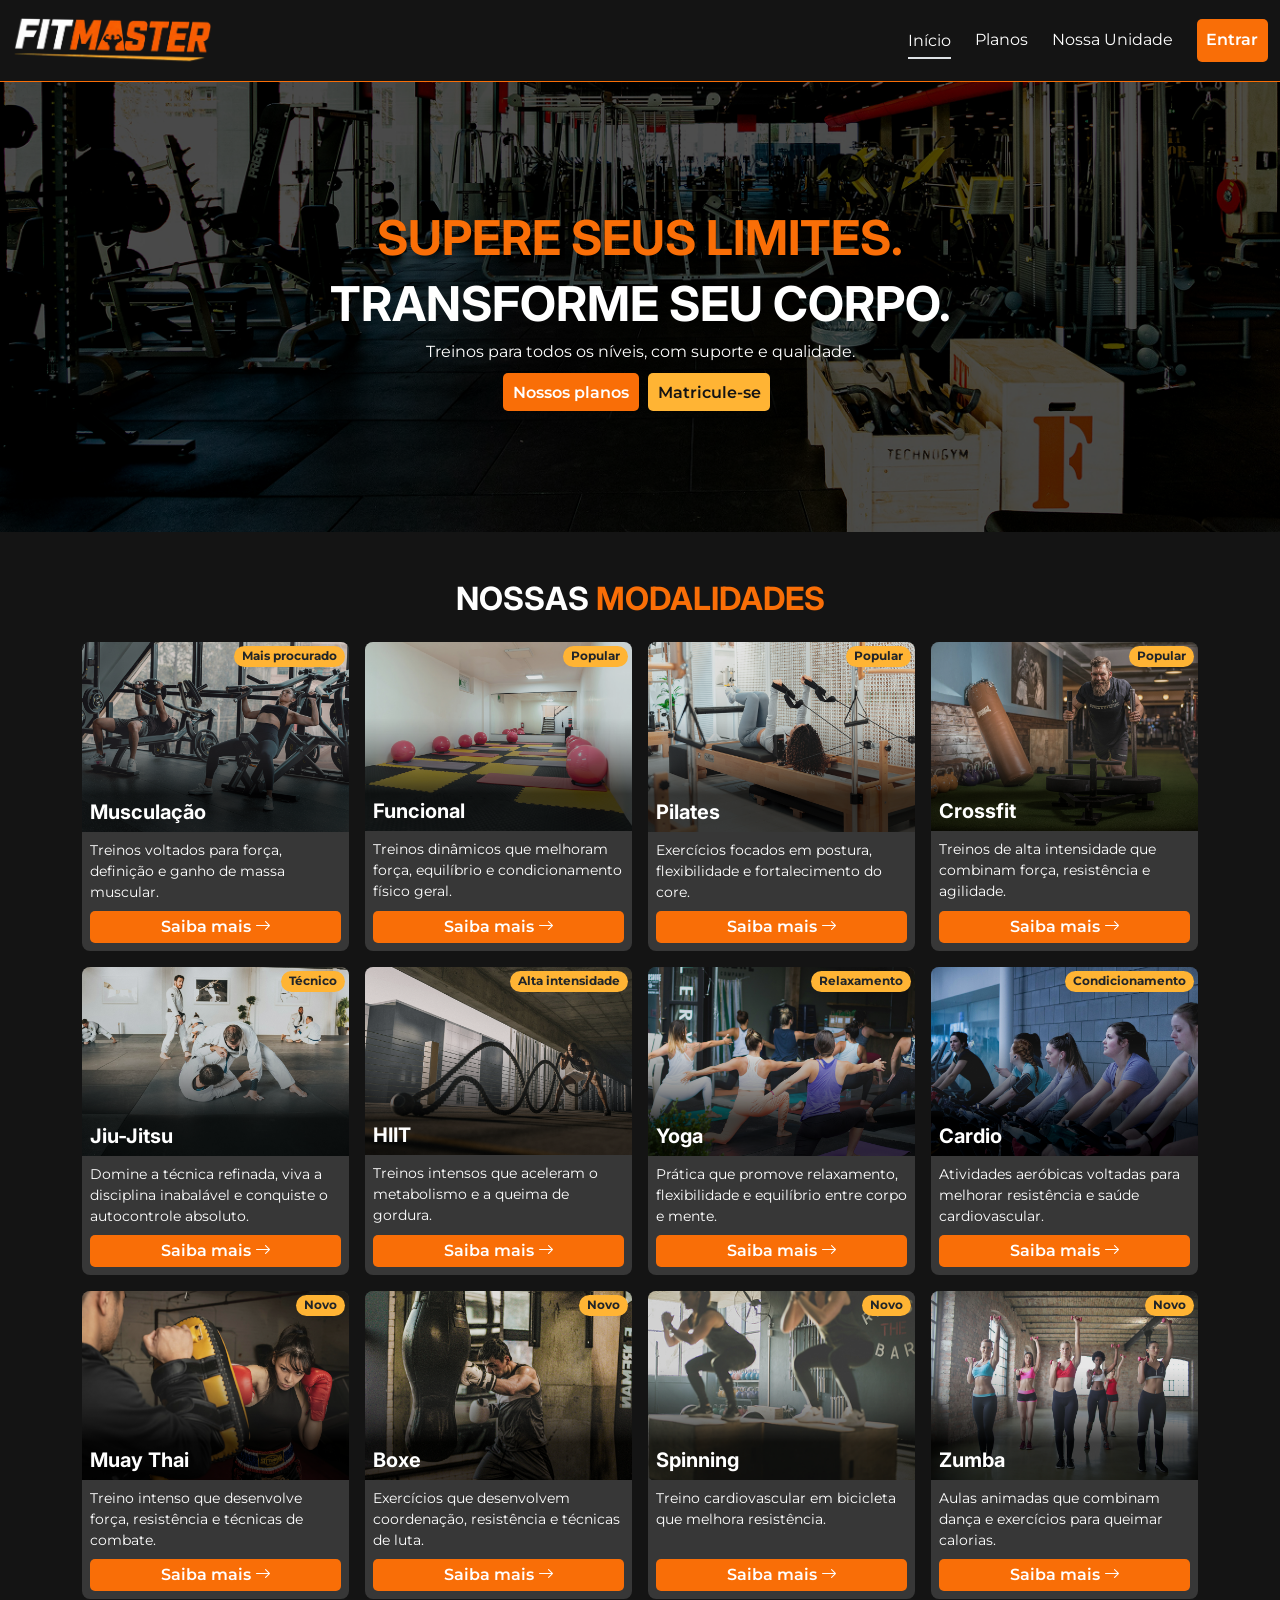
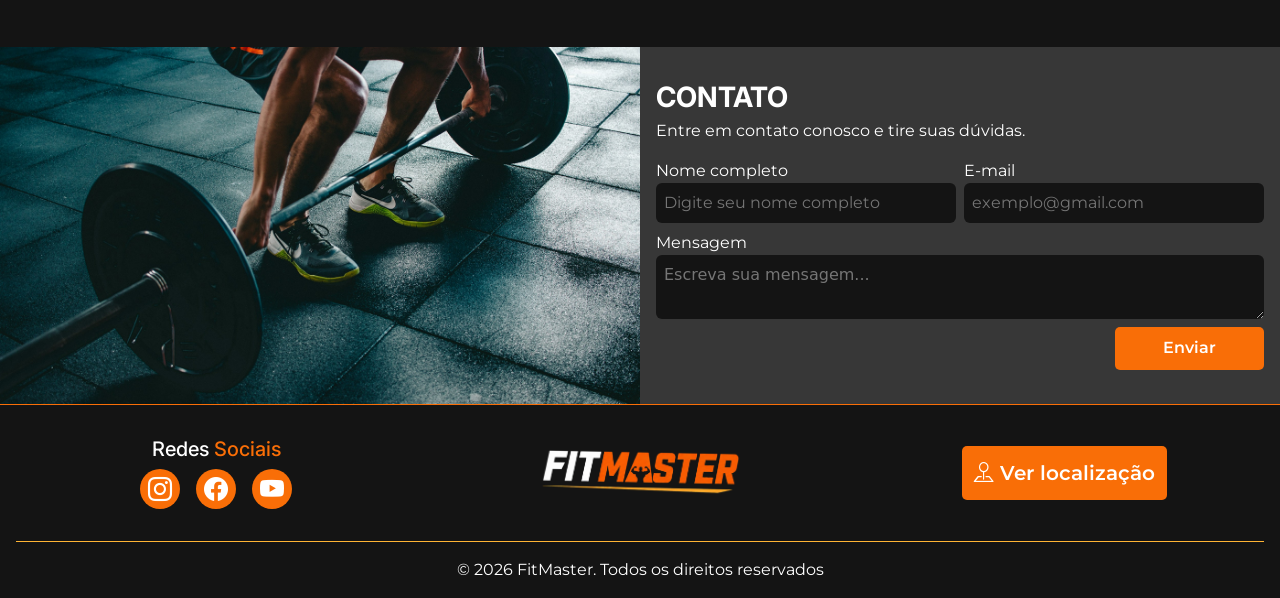
<file: index.html>
<!DOCTYPE html>
<html lang="pt-br">

<head>
    <meta charset="UTF-8">
    <meta name="viewport" content="width=device-width, initial-scale=1.0">
    <link rel="stylesheet" href="https://cdn.jsdelivr.net/npm/bootstrap-icons@1.13.1/font/bootstrap-icons.min.css">
    <link href="https://cdn.jsdelivr.net/npm/bootstrap@5.3.8/dist/css/bootstrap.min.css" rel="stylesheet"
        integrity="sha384-sRIl4kxILFvY47J16cr9ZwB07vP4J8+LH7qKQnuqkuIAvNWLzeN8tE5YBujZqJLB" crossorigin="anonymous">
    <link rel="shortcut icon" href="../img/favicon.svg" type="image/x-icon">
    <link rel="stylesheet" href="css/style.css">
    <link rel="stylesheet" href="css/inicio.css">
    <title>FitMaster | Início</title>
</head>

<body class="bg-primary-color">
    <!-- HEADER -->
    <header
        class="container-fluid d-flex justify-content-between align-items-center py-3 bg-primary-color border-bottom border-primary-color">

        <!-- LOGO -->
        <img src="img/logo.png" width="200" alt="Logo FitMaster">

        <!-- NAV -->
        <nav class="navbar navbar-expand-md p-0">
            <!-- 
                Para a criação do menu responsivo, foi utilizado um checkbox em conjunto com as classes do 
                Bootstrap "navbar-expand-md", que define a expansão da navbar em dispositivos médios e grandes,
                e "collapse", responsável pelo comportamento de recolhimento do menu em telas pequenas. 
                Também foi aplicado CSS próprio para o funcionamento e a estilização da navbar.
            -->

            <!-- CHECKBOX HACK -->
            <input type="checkbox" id="menu-toggle" class="d-none">

            <!-- MENU MOBILE -->
            <label for="menu-toggle" class="d-md-none">
                <i class="bi bi-list text-white"></i>
            </label>

            <div class="collapse navbar-collapse menu-mobile">
                <ul
                    class="navbar-nav d-flex flex-column flex-md-row m-0 p-0 gap-4 align-items-md-center align-items-start">
                    <li><a href="/" class="text-white nav-link border-bottom border-2 pb-1 px-0">Início</a></li>
                    <li><a href="/pages/planos.html" class="text-white nav-link px-0">Planos</a></li>
                    <li><a href="/pages/nossa-unidade.html" class="text-white nav-link px-0">Nossa Unidade</a>
                    </li>
                    <li><a href="/pages/login.html" class="btn-primary d-inline-block">Entrar</a></li>
                </ul>
            </div>
        </nav>
    </header>

    <main>
        <!-- HERO SECTION -->
        <section id="hero-section" class="d-flex flex-column justify-content-center align-items-center">
            <h1 class="text-white fw-bold text-center display-5 text-uppercase order-0 order-md-1">Transforme seu corpo.
            </h1>
            <h2 class="d-block color-primary fw-bold text-center display-5 text-uppercase order-1 order-md-0">Supere
                seus limites.</h2>
            <p class="text-white text-center order-2 order-md-2">Treinos para todos os níveis, com suporte e qualidade.
            </p>
            <div class="row g-1 g-lg-3 order-3 order-md-3">
                <div class="col-6 order-0 order-lg-1">
                    <a href="pages/matricule-se.html" class="btn-secondary">Matricule-se</a>
                </div>
                <div class="col-6 text-nowrap order-1 order-lg-0">
                    <a href="pages/planos.html" class="btn-primary">Nossos planos</a>
                </div>
            </div>
        </section>

        <!-- MODALIDADES -->
        <section id="modalidades" class="container my-5">
            <h2 class="text-white fw-bold text-center fs-2 mb-4 text-uppercase">Nossas <span
                    class="color-primary">Modalidades</span></h2>
            <div class="row g-3 justify-content-center">
                <div class="col-9 col-md-5 col-lg-3">
                    <article class="d-flex flex-column bg-secondary-color m-0 p-0 overflow-hidden rounded-3 h-100 border-0">
                        <div class="position-relative">
                            <img src="/img/card-musculacao.png" class="w-100" alt="Pessoas praticando musculação">
                            <span class="badge position-absolute end-0 color-secondary m-1 text-dark rounded-pill">Mais
                                procurado</span>
                            <h3 class="text-white position-absolute bottom-0 start-0 ms-2 fw-bold fs-5">Musculação</h3>
                        </div>
                        <p class="text-white p-2 pb-0 fs-7 m-0 h-50">Treinos voltados para força, definição e ganho de
                            massa
                            muscular.</p>
                        <a href="pages/planos.html" class="text-white btn-primary p-1 m-2 text-center">Saiba mais <i
                                class="bi bi-arrow-right"></i></a>
                    </article>
                </div>
                <div class="col-9 col-md-5 col-lg-3">
                    <article class="d-flex flex-column bg-secondary-color m-0 p-0 overflow-hidden rounded-3 h-100 border-0">
                        <div class="position-relative">
                            <img src="/img/card-funcional.png" class="w-100" alt="Área de praticar funcional">
                            <span
                                class="badge position-absolute end-0 color-secondary m-1 text-dark rounded-pill">Popular</span>
                            <h3 class="text-white position-absolute bottom-0 start-0 ms-2 fw-bold fs-5">Funcional</h3>
                        </div>
                        <p class="text-white p-2 pb-0 fs-7 m-0 h-50">Treinos dinâmicos que melhoram força, equilíbrio e
                            condicionamento físico geral.</p>
                        <a href="pages/planos.html" class="text-white btn-primary p-1 m-2 text-center">Saiba mais <i
                                class="bi bi-arrow-right"></i></a>
                    </article>
                </div>
                <div class="col-9 col-md-5 col-lg-3">
                    <article class="d-flex flex-column bg-secondary-color  m-0 p-0 overflow-hidden rounded-3 h-100 border-0">
                        <div class="position-relative">
                            <img src="/img/card-pilates.png" class="w-100" alt="Mulher praticando pilates">
                            <span
                                class="badge position-absolute end-0 color-secondary m-1 text-dark rounded-pill">Popular</span>
                            <h3 class="text-white position-absolute bottom-0 start-0 ms-2 fw-bold fs-5">Pilates</h3>
                        </div>
                        <p class="text-white p-2 pb-0 fs-7 m-0 h-50">Exercícios focados em postura, flexibilidade e
                            fortalecimento do core.</p>
                        <a href="pages/planos.html" class="text-white btn-primary p-1 m-2 text-center">Saiba mais <i
                                class="bi bi-arrow-right"></i></a>
                    </article>
                </div>
                <div class="col-9 col-md-5 col-lg-3">
                    <article class="d-flex flex-column bg-secondary-color  m-0 p-0 overflow-hidden rounded-3 h-100 border-0">
                        <div class="position-relative">
                            <img src="/img/card-crossfit.png" class="w-100" alt="Homem praticando crossfit">
                            <span
                                class="badge position-absolute end-0 color-secondary m-1 text-dark rounded-pill">Popular</span>
                            <h3 class="text-white position-absolute bottom-0 start-0 ms-2 fw-bold fs-5">Crossfit</h3>
                        </div>
                        <p class="text-white p-2 pb-0 fs-7 m-0 h-50">Treinos de alta intensidade que combinam força,
                            resistência e agilidade.</p>
                        <a href="pages/planos.html" class="text-white btn-primary p-1 m-2 text-center">Saiba mais <i
                                class="bi bi-arrow-right"></i></a>
                    </article>
                </div>
                <div class="col-9 col-md-5 col-lg-3">
                    <article class="d-flex flex-column bg-secondary-color  m-0 p-0 overflow-hidden rounded-3 h-100 border-0">
                        <div class="position-relative">
                            <img src="/img/card-jiu-jitsu.png" class="w-100" alt="Homens lutando Jiu-Jitsu">
                            <span
                                class="badge position-absolute end-0 color-secondary m-1 text-dark rounded-pill">Técnico</span>
                            <h3 class="text-white position-absolute bottom-0 start-0 ms-2 fw-bold fs-5">Jiu-Jitsu</h3>
                        </div>
                        <p class="text-white p-2 pb-0 fs-7 m-0 h-50">Domine a técnica refinada, viva a disciplina
                            inabalável e conquiste o autocontrole absoluto.</p>
                        <a href="pages/planos.html" class="text-white btn-primary p-1 m-2 text-center">Saiba mais <i
                                class="bi bi-arrow-right"></i></a>
                    </article>
                </div>
                <div class="col-9 col-md-5 col-lg-3">
                    <article class="d-flex flex-column bg-secondary-color  m-0 p-0 overflow-hidden rounded-3 h-100 border-0">
                        <div class="position-relative">
                            <img src="/img/card-hiit.png" class="w-100" alt="Homem praticando HIIT">
                            <span class="badge position-absolute end-0 color-secondary m-1 text-dark rounded-pill">Alta
                                intensidade</span>
                            <h3 class="text-white position-absolute bottom-0 start-0 ms-2 fw-bold fs-5">HIIT</h3>
                        </div>
                        <p class="text-white p-2 pb-0 fs-7 m-0 h-50">Treinos intensos que aceleram o metabolismo e a
                            queima de gordura.</p>
                        <a href="pages/planos.html" class="text-white btn-primary p-1 m-2 text-center">Saiba mais <i
                                class="bi bi-arrow-right"></i></a>
                    </article>
                </div>
                <div class="col-9 col-md-5 col-lg-3">
                    <article class="d-flex flex-column bg-secondary-color  m-0 p-0 overflow-hidden rounded-3 h-100 border-0">
                        <div class="position-relative">
                            <img src="/img/card-yoga.png" class="w-100" alt="Grupo de mulheres praticando yoga">
                            <span
                                class="badge position-absolute end-0 color-secondary m-1 text-dark rounded-pill">Relaxamento</span>
                            <h3 class="text-white position-absolute bottom-0 start-0 ms-2 fw-bold fs-5">Yoga</h3>
                        </div>
                        <p class="text-white p-2 pb-0 fs-7 m-0 h-50">Prática que promove relaxamento, flexibilidade e
                            equilíbrio entre corpo e mente.</p>
                        <a href="pages/planos.html" class="text-white btn-primary p-1 m-2 text-center">Saiba mais <i
                                class="bi bi-arrow-right"></i></a>
                    </article>
                </div>
                <div class="col-9 col-md-5 col-lg-3">
                    <article class="d-flex flex-column bg-secondary-color  m-0 p-0 overflow-hidden rounded-3 h-100 border-0">
                        <div class="position-relative">
                            <img src="/img/card-cardio.png" class="w-100"
                                alt="Grupo de mulheres em bicicletas praticando cardio">
                            <span
                                class="badge position-absolute end-0 color-secondary m-1 text-dark rounded-pill">Condicionamento</span>
                            <h3 class="text-white position-absolute bottom-0 start-0 ms-2 fw-bold fs-5">Cardio</h3>
                        </div>
                        <p class="text-white p-2 pb-0 fs-7 m-0 h-50">Atividades aeróbicas voltadas para melhorar
                            resistência e saúde cardiovascular.</p>
                        <a href="pages/planos.html" class="text-white btn-primary p-1 m-2 text-center">Saiba mais <i
                                class="bi bi-arrow-right"></i></a>
                    </article>
                </div>
                <div class="col-9 col-md-5 col-lg-3">
                    <article class="d-flex flex-column bg-secondary-color  m-0 p-0 overflow-hidden rounded-3 h-100 border-0">
                        <div class="position-relative">
                            <img src="/img/card-muay-thai.png" class="w-100" alt="Mulher treinando Muay-Thai">
                            <span
                                class="badge position-absolute end-0 color-secondary m-1 text-dark rounded-pill">Novo</span>
                            <h3 class="text-white position-absolute bottom-0 start-0 ms-2 fw-bold fs-5">Muay Thai</h3>
                        </div>
                        <p class="text-white p-2 pb-0 fs-7 m-0 h-50">Treino intenso que desenvolve força, resistência e
                            técnicas de combate.</p>
                        <a href="pages/planos.html" class="text-white btn-primary p-1 m-2 text-center">Saiba mais <i
                                class="bi bi-arrow-right"></i></a>
                    </article>
                </div>
                <div class="col-9 col-md-5 col-lg-3">
                    <article class="d-flex flex-column bg-secondary-color m-0 p-0 overflow-hidden rounded-3 h-100 border-0">
                        <div class="position-relative">
                            <img src="/img/card-boxe.png" class="w-100" alt="Homem praticando boxe">
                            <span
                                class="badge position-absolute end-0 color-secondary m-1 text-dark rounded-pill">Novo</span>
                            <h3 class="text-white position-absolute bottom-0 start-0 ms-2 fw-bold fs-5">Boxe</h3>
                        </div>
                        <p class="text-white p-2 pb-0 fs-7 m-0 h-50">Exercícios que desenvolvem coordenação, resistência
                            e técnicas de luta.</p>
                        <a href="pages/planos.html" class="text-white btn-primary p-1 m-2 text-center">Saiba mais <i
                                class="bi bi-arrow-right"></i></a>
                    </article>
                </div>
                <div class="col-9 col-md-5 col-lg-3">
                    <article class="d-flex flex-column bg-secondary-color  m-0 p-0 overflow-hidden rounded-3 h-100 border-0">
                        <div class="position-relative">
                            <img src="/img/card-spinning.png" class="w-100" alt="Dupla de mulheres praticando Spinning">
                            <span
                                class="badge position-absolute end-0 color-secondary m-1 text-dark rounded-pill">Novo</span>
                            <h3 class="text-white position-absolute bottom-0 start-0 ms-2 fw-bold fs-5">Spinning</h3>
                        </div>
                        <p class="text-white p-2 pb-0 fs-7 m-0 h-50">Treino cardiovascular em bicicleta que melhora
                            resistência.</p>
                        <a href="pages/planos.html" class="text-white btn-primary p-1 m-2 text-center">Saiba mais <i
                                class="bi bi-arrow-right"></i></a>
                    </article>
                </div>
                <div class="col-9 col-md-5 col-lg-3">
                    <article class="d-flex flex-column bg-secondary-color  m-0 p-0 overflow-hidden rounded-3 h-100 border-0">
                        <div class="position-relative">
                            <img src="/img/card-zumba.png" class="w-100" alt="Grupo de mulhres praticando zumba">
                            <span
                                class="badge position-absolute end-0 color-secondary m-1 text-dark rounded-pill">Novo</span>
                            <h3 class="text-white position-absolute bottom-0 start-0 ms-2 fw-bold fs-5">Zumba</h3>
                        </div>
                        <p class="text-white p-2 pb-0 fs-7 m-0 h-50">Aulas animadas que combinam dança e exercícios para
                            queimar calorias.</p>
                        <a href="pages/planos.html" class="text-white btn-primary p-1 m-2 text-center">Saiba mais <i
                                class="bi bi-arrow-right"></i></a>
                    </article>
                </div>

            </div>
        </section>

        <!-- FORMULARIO DE CONTATO -->
        <section id="contato" class="container-fluid">
            <div class="row text-white">
                <img src="img/levantamento-peso.png" alt="Homem realizando levantamento de peso"
                    class="col-6 p-0 d-none d-lg-block">
                <div class="col-12 col-lg-6 bg-secondary-color d-flex flex-column justify-content-center p-3">
                    <h2 class="fw-bold fs-3 mb-1 text-uppercase">Contato</h2>
                    <p>Entre em contato conosco e tire suas dúvidas.</p>
                    <form action="#" class="d-flex flex-column gap-2">
                        <div class="d-flex gap-2 flex-column flex-md-row">
                            <div class="d-flex flex-column w-100">
                                <label for="nome">Nome completo</label>
                                <input class="bg-primary-color border-0 p-2 rounded-2 text-white" type="text"
                                    name="nome" id="nome" placeholder="Digite seu nome completo" required>
                            </div>
                            <div class="d-flex flex-column w-100">
                                <label for="email">E-mail</label>
                                <input class="bg-primary-color border-0 p-2 rounded-2 text-white" type="email"
                                    name="email" id="email" placeholder="exemplo@gmail.com" required>
                            </div>
                        </div>
                        <div class="d-flex flex-column">
                            <label for="mensagem">Mensagem</label>
                            <textarea class="bg-primary-color border-0 p-2 rounded-2 text-white" rows="2"
                                name="mensagem" id="mensagem" placeholder="Escreva sua mensagem..." required></textarea>
                        </div>
                        <button class="btn-primary border-0 px-5 align-self-end">Enviar</button>
                    </form>
                </div>
            </div>
        </section>
    </main>

    <!-- RODAPÉ -->
    <footer class="border-top border-primary-color p-3 pb-0">
        <div class="row align-items-center mb-3">

            <!-- REDES SOCIAIS -->
            <div class="col-12 col-md-4 order-1 order-md-0 p-2 pb-3 py-md-3">
                <h3 class="text-white text-center fs-5 mb-2">Redes <span class="color-primary">Sociais</span></h3>
                <div class="d-flex gap-3 justify-content-center align-items-center">
                    <a target="_blank" href="https://www.instagram.com/pdcaseinformatica/"
                        class="bg-tertiary-color p-2 d-flex justify-content-center align-items-center rounded-circle text-decoration-none"><i
                            class="d-flex justify-content-center align-items-center fs-4 text-white bi bi-instagram"></i></a>
                    <a target="_blank" href="https://www.facebook.com/pd.case.10?locale=pt_BR"
                        class="bg-tertiary-color p-2 d-flex justify-content-center align-items-center rounded-circle text-decoration-none"><i
                            class="d-flex justify-content-center align-items-center fs-4 text-white bi bi-facebook"></i></a>
                    <a target="_blank" href="https://www.youtube.com/@PDCaseInformatica"
                        class="bg-tertiary-color p-2 d-flex justify-content-center align-items-center rounded-circle text-decoration-none"><i
                            class="d-flex justify-content-center align-items-center fs-4 text-white bi bi-youtube"></i></a>
                </div>
            </div>

            <!-- LOGO -->
            <div class="col-12 col-md-4 d-flex justify-content-center align-items-center order-0">
                <img src="img/logo.png" width="200" alt="Logo FitMaster">
            </div>

            <!-- LOCALIZAÇÃO -->
            <div class="col-12 col-md-4 d-flex justify-content-center align-items-center order-2">
                <a href="pages/nossa-unidade.html" class="btn-primary fs-5"><i class="bi bi-pin-map"></i> Ver
                    localização</a>
            </div>
        </div>
        <div class="border-top border-secondary-color">
            <p class="text-white text-center fs-6 m-0 p-3">© 2026 FitMaster. Todos os direitos reservados</p>
        </div>
    </footer>
</body>

</html>
</file>
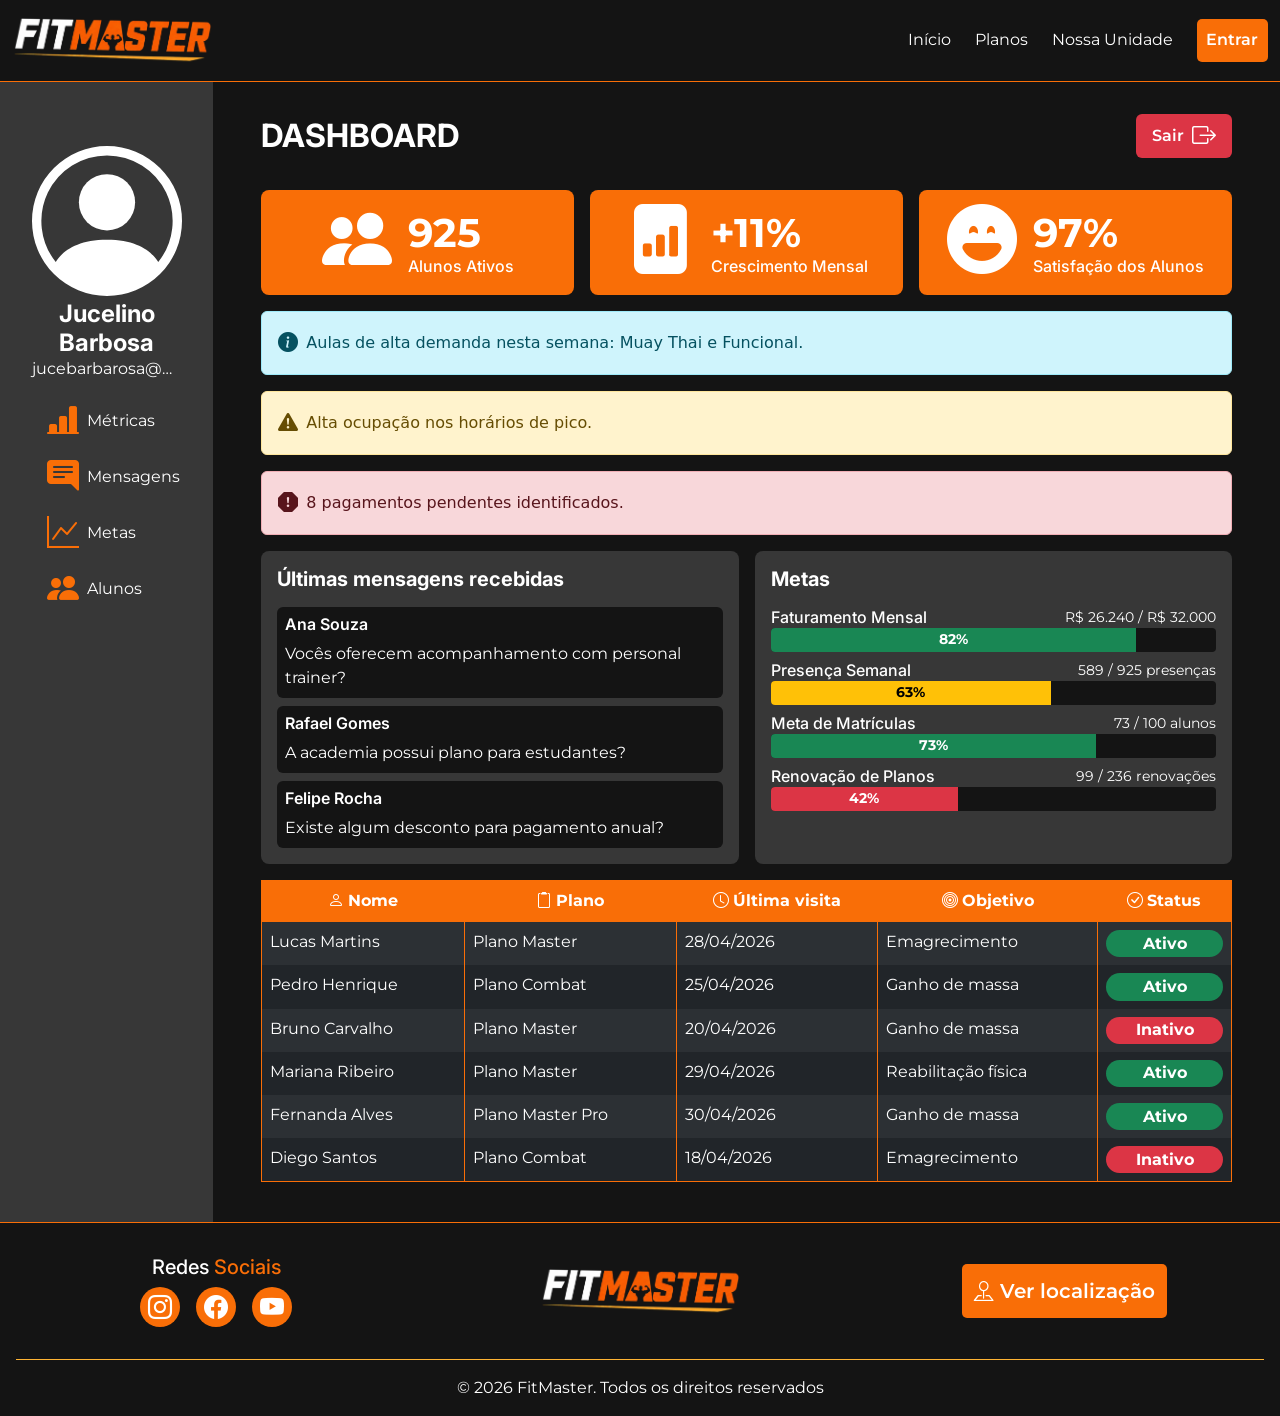
<file: pages/dashboard.html>
<!DOCTYPE html>
<html lang="pt-br">

<head>
    <meta charset="UTF-8">
    <meta name="viewport" content="width=device-width, initial-scale=1.0">
    <link rel="stylesheet" href="https://cdn.jsdelivr.net/npm/bootstrap-icons@1.13.1/font/bootstrap-icons.min.css">
    <link href="https://cdn.jsdelivr.net/npm/bootstrap@5.3.8/dist/css/bootstrap.min.css" rel="stylesheet"
        integrity="sha384-sRIl4kxILFvY47J16cr9ZwB07vP4J8+LH7qKQnuqkuIAvNWLzeN8tE5YBujZqJLB" crossorigin="anonymous">
    <link rel="shortcut icon" href="../img/favicon.svg" type="image/x-icon">
    <link rel="stylesheet" href="../css/style.css">
    <link rel="stylesheet" href="../css/dashboard.css">
    <title>FitMaster | Dashboard</title>
</head>

<body class="bg-primary-color">
    <!-- HEADER -->
    <header
        class="container-fluid d-flex justify-content-between align-items-center py-3 bg-primary-color border-bottom border-primary-color">

        <!-- LOGO -->
        <img src="../img/logo.png" width="200" alt="Logo FitMaster">

        <!-- NAV -->
        <nav class="navbar navbar-expand-lg p-0">
            <!-- 
                Para a criação do menu responsivo, foi utilizado um checkbox em conjunto com as classes do 
                Bootstrap "navbar-expand-md", que define a expansão da navbar em dispositivos médios e grandes,
                e "collapse", responsável pelo comportamento de recolhimento do menu em telas pequenas. 
                Também foi aplicado CSS próprio para o funcionamento e a estilização da navbar.
            -->

            <!-- CHECKBOX HACK -->
            <input type="checkbox" id="menu-toggle" hidden>

            <!-- MENU MOBILE -->
            <label for="menu-toggle" class="d-lg-none">
                <i class="bi bi-list text-white"></i>
            </label>

            <div class="collapse navbar-collapse menu-mobile">
                <ul
                    class="navbar-nav d-flex flex-column flex-lg-row m-0 p-0 gap-4 align-items-lg-center align-items-start">
                    <li><a href="/" class="text-white nav-link px-0">Início</a></li>
                    <li><a href="planos.html" class="text-white nav-link px-0">Planos</a></li>
                    <li><a href="nossa-unidade.html" class="text-white nav-link px-0">Nossa Unidade</a>
                    </li>
                    <li><a href="login.html" class="btn-primary d-inline-block">Entrar</a></li>
                </ul>
                <div class="text-white d-flex flex-column text-center d-lg-none">
                    <div>
                        <svg xmlns="http://www.w3.org/2000/svg" fill="currentColor"
                            class="bi bi-person-circle icone-perfil" viewBox="0 0 16 16">
                            <path d="M11 6a3 3 0 1 1-6 0 3 3 0 0 1 6 0" />
                            <path fill-rule="evenodd"
                                d="M0 8a8 8 0 1 1 16 0A8 8 0 0 1 0 8m8-7a7 7 0 0 0-5.468 11.37C3.242 11.226 4.805 10 8 10s4.757 1.225 5.468 2.37A7 7 0 0 0 8 1" />
                        </svg>
                        <h3 class="display-6 fw-bold m-0 mt-1">Jucelino Barbosa</h3>
                        <p>jucebarbarosa@gmail.com</p>
                    </div>
                    <div class="d-flex flex-column gap-2">
                        <a href="#metricas"
                            class="link-sidebar gap-2 text-white text-decoration-none d-flex mx-auto align-items-center">
                            <i class=" fs-1 color-primary bi bi-bar-chart-line-fill"></i> Métricas
                        </a>
                        <a href="#mensagens"
                            class="link-sidebar gap-2 text-white text-decoration-none d-flex mx-auto align-items-center">
                            <i class=" fs-1 color-primary bi bi-chat-right-text-fill"></i> Mensagens
                        </a>
                        <a href="#metas"
                            class="link-sidebar gap-2 text-white text-decoration-none d-flex mx-auto align-items-center">
                            <i class=" fs-1 color-primary bi bi-graph-up"></i> Metas
                        </a>
                        <a href="#alunos"
                            class="link-sidebar gap-2 text-white text-decoration-none d-flex mx-auto align-items-center">
                            <i class=" fs-1 color-primary bi bi-people-fill"></i> Alunos
                        </a>
                    </div>
                </div>
            </div>
        </nav>
    </header>

    <main class="text-white">
        <div class="row g-2 m-0">

            <!-- SIDEBAR -->
            <aside id="sidebar"
                class="text-white d-flex flex-column text-center col-lg-3 col-xl-2 bg-secondary-color m-0 d-none d-lg-block p-3">
                <div class="mt-5">
                    <svg xmlns="http://www.w3.org/2000/svg" fill="currentColor" class="bi bi-person-circle icone-perfil"
                        viewBox="0 0 16 16">
                        <path d="M11 6a3 3 0 1 1-6 0 3 3 0 0 1 6 0" />
                        <path fill-rule="evenodd"
                            d="M0 8a8 8 0 1 1 16 0A8 8 0 0 1 0 8m8-7a7 7 0 0 0-5.468 11.37C3.242 11.226 4.805 10 8 10s4.757 1.225 5.468 2.37A7 7 0 0 0 8 1" />
                    </svg>
                    <h3 class="fs-4 fw-bold m-0 mt-1">Jucelino Barbosa</h3>
                    <p class="text-truncate px-3">jucebarbarosa@gmail.com</p>
                </div>
                <nav class="d-flex flex-column gap-2">
                    <a href="#metricas"
                        class="link-sidebar gap-2 text-white nav-link d-flex mx-auto align-items-center">
                        <i class="fs-2 color-primary bi bi-bar-chart-line-fill"></i> Métricas
                    </a>
                    <a href="#mensagens"
                        class="link-sidebar gap-2 text-white nav-link d-flex mx-auto align-items-center">
                        <i class="fs-2 color-primary bi bi-chat-right-text-fill"></i> Mensagens
                    </a>
                    <a href="#metas"
                        class="link-sidebar gap-2 text-white nav-link d-flex mx-auto align-items-center">
                        <i class="fs-2 color-primary bi bi-graph-up"></i> Metas
                    </a>
                    <a href="#alunos"
                        class="link-sidebar gap-2 text-white nav-link d-flex mx-auto align-items-center">
                        <i class="fs-2 color-primary bi bi-people-fill"></i> Alunos
                    </a>
                </nav>
            </aside>

            <div class="col-lg-9 col-xl-10 p-4 px-2 px-lg-5">

                <!-- DASHBOARD -->
                <div class="d-flex justify-content-between align-items-center">
                    <h2 class="text-uppercase fw-bold m-0">Dashboard</h2>
                    <a href="/"
                        class="fw-semibold text-bg-danger p-1 px-3 rounded-2 d-flex gap-2 text-decoration-none align-items-center">Sair<i
                            class="fs-4 bi bi-box-arrow-right"></i></a>
                </div>

                <!-- CARDS DE METRICAS -->
                <section class="row justify-content-center g-3 my-3" id="metricas">
                    <article class="col-10 col-md-5 col-lg-4">
                        <div
                            class="d-flex align-items-center justify-content-center bg-tertiary-color px-2 rounded-3 gap-3">
                            <i class="bi bi-people-fill icone-metricas"></i>
                            <div>
                                <p class="display-6 m-0 fw-bold">925</p>
                                <h3 class="fs-6 m-0">Alunos Ativos</h3>
                            </div>
                        </div>
                    </article>
                    <article class="col-10 col-md-5 col-lg-4">
                        <div
                            class="d-flex align-items-center justify-content-center bg-tertiary-color px-2 rounded-3 gap-3">
                            <i class="bi bi-file-bar-graph-fill icone-metricas"></i>
                            <div>
                                <p class="display-6 m-0 fw-bold">+11%</p>
                                <h3 class="fs-6 m-0">Crescimento Mensal</h3>
                            </div>
                        </div>
                    </article>
                    <article class="col-10 col-md-5 col-lg-4">
                        <div
                            class="d-flex align-items-center justify-content-center bg-tertiary-color px-2 rounded-3 gap-3">
                            <i class="bi bi-emoji-laughing-fill  icone-metricas"></i>
                            <div>
                                <p class="display-6 m-0 fw-bold">97%</p>
                                <h3 class="fs-6 m-0">Satisfação dos Alunos</h3>
                            </div>
                        </div>
                    </article>
                </section>

                <!-- ALERTAS -->
                <section>
                    <div class="d-flex gap-2 align-items-center alert alert-info" role="alert">
                        <i class="fs-5 bi bi-info-circle-fill"></i> Aulas de alta demanda nesta semana: Muay Thai e
                        Funcional.
                    </div>
                    <div class="d-flex gap-2 align-items-center alert alert-warning" role="alert">
                        <i class="fs-5 bi bi-exclamation-triangle-fill"></i> Alta ocupação nos horários de pico.
                    </div>
                    <div class="d-flex gap-2 align-items-center alert alert-danger" role="alert">
                        <i class="fs-5 bi bi-exclamation-octagon-fill"></i> 8 pagamentos pendentes identificados.
                    </div>
                </section>

                <div class="row g-2 gx-3 mb-3">

                    <!-- MENSAGENS -->
                    <section id="mensagens" class="col-12 col-lg-6">
                        <div class="bg-secondary-color p-3 rounded-3  d-flex flex-column gap-2">
                            <h3 class="fw-bold fs-5">Últimas mensagens recebidas</h3>
                            <article class="bg-primary-color p-2 rounded-2">
                                <h4 class="fw-semibold fs-6">Ana Souza</h4>
                                <p class="m-0">Vocês oferecem acompanhamento com personal trainer?</p>
                            </article>
                            <article class="bg-primary-color p-2 rounded-2">
                                <h4 class="fw-semibold fs-6">Rafael Gomes</h4>
                                <p class="m-0">A academia possui plano para estudantes?</p>
                            </article>
                            <article class="bg-primary-color p-2 rounded-2">
                                <h4 class="fw-semibold fs-6">Felipe Rocha</h4>
                                <p class="m-0">Existe algum desconto para pagamento anual?</p>
                            </article>
                        </div>
                    </section>

                    <!-- METAS -->
                    <section id="metas" class="col-12 col-lg-6">
                        <div class="bg-secondary-color p-3 rounded-3 d-flex flex-column gap-2 h-100 gap-2">
                            <h3 class="fw-bold fs-5">Metas</h3>
                            <article>
                                <div class="d-flex justify-content-between align-items-center">
                                    <h3 class="fs-6 m-0">Faturamento Mensal</h3>
                                    <p class="m-0 fs-7 text-end">R$ 26.240 / R$ 32.000</p>
                                </div>
                                <div class="progress border-0 rounded-1 bg-primary-color" style="height: 2em;">
                                    <div class="progress-bar text-bg-success" role="progressbar"
                                        aria-label="Basic example" style="width: 82%;" aria-valuenow="25"
                                        aria-valuemin="0" aria-valuemax="100"><strong class="fs-7">82%</strong></div>
                                </div>
                            </article>
                            <article>
                                <div class="d-flex justify-content-between align-items-center">
                                    <h3 class="fs-6 m-0">Presença Semanal</h3>
                                    <p class="m-0 fs-7 text-end"> 589 / 925 presenças</p>
                                </div>
                                <div class="progress border-0 rounded-1 bg-primary-color" style="height: 2em;">
                                    <div class="progress-bar text-bg-warning" role="progressbar"
                                        aria-label="Basic example" style="width: 63%;" aria-valuenow="25"
                                        aria-valuemin="0" aria-valuemax="100"><strong class="fs-7">63%</strong></div>
                                </div>
                            </article>
                            <article>
                                <div class="d-flex justify-content-between align-items-center">
                                    <h3 class="fs-6 m-0">Meta de Matrículas</h3>
                                    <p class="m-0 fs-7 text-end">73 / 100 alunos</p>
                                </div>
                                <div class="progress border-0 rounded-1 bg-primary-color" style="height: 2em;">
                                    <div class="progress-bar text-bg-success" role="progressbar"
                                        aria-label="Basic example" style="width: 73%;" aria-valuenow="25"
                                        aria-valuemin="0" aria-valuemax="100"><strong class="fs-7">73%</strong></div>
                                </div>
                            </article>
                            <article>
                                <div class="d-flex justify-content-between align-items-center">
                                    <h3 class="fs-6 m-0">Renovação de Planos</h3>
                                    <p class="m-0 fs-7 text-end">99 / 236 renovações</p>
                                </div>
                                <div class="progress border-0 rounded-1 bg-primary-color" style="height: 2em;">
                                    <div class="progress-bar text-bg-danger" role="progressbar"
                                        aria-label="Basic example" style="width: 42%;" aria-valuenow="25"
                                        aria-valuemin="0" aria-valuemax="100"><strong class="fs-7">42%</strong></div>
                                </div>
                            </article>
                        </div>
                    </section>
                </div>

                <!-- TABELA PROFISSIONAL -->
                <section class="table-responsive" id="alunos">
                    <table class="table table-hover table-dark table-striped border border-1 border-primary-color">
                        <thead class="border border-1 border-primary-color">
                            <tr>
                                <th scope="col" class="p-0">
                                    <div class="p-2 bg-tertiary-color d-flex align-items-center justify-content-center gap-1">
                                        <i class="bi bi-person"></i>Nome
                                    </div>
                                </th>
                                <th scope="col" class="p-0">
                                    <div class="p-2 bg-tertiary-color d-flex align-items-center justify-content-center gap-1">
                                        <i class="bi bi-clipboard2"></i>Plano
                                    </div>
                                </th>
                                <th scope="col" class="p-0">
                                    <div class="p-2 bg-tertiary-color d-flex align-items-center justify-content-center gap-1 text-nowrap">
                                        <i class="bi bi-clock"></i>Última visita
                                    </div>
                                </th>
                                <th scope="col" class="p-0">
                                    <div class="p-2 bg-tertiary-color d-flex align-items-center justify-content-center gap-1">
                                        <i class="bi bi-bullseye"></i>Objetivo
                                    </div>
                                </th>
                                <th scope="col" class="p-0">
                                    <div class="p-2 bg-tertiary-color d-flex align-items-center justify-content-center gap-1">
                                        <i class="bi bi-check-circle"></i>Status
                                    </div>
                                </th>
                            </tr>
                        </thead>
                        <tbody >
                            <tr>
                                <td scope="row">Lucas Martins</td>
                                <td>Plano Master</td>
                                <td>28/04/2026</td>
                                <td>Emagrecimento</td>
                                <td>
                                    <div class="badge text-bg-success w-100 rounded-pill fs-6">
                                        Ativo
                                    </div>
                                </td>
                            </tr>
                            <tr>
                                <td scope="row">Pedro Henrique</td>
                                <td>Plano Combat</td>
                                <td>25/04/2026</td>
                                <td>Ganho de massa</td>
                                <td>
                                    <div class="badge text-bg-success w-100 rounded-pill fs-6">
                                        Ativo
                                    </div>
                                </td>
                            </tr>
                            <tr>
                                <td scope="row">Bruno Carvalho</td>
                                <td>Plano Master</td>
                                <td>20/04/2026</td>
                                <td>Ganho de massa</td>
                                <td>
                                    <div class="badge text-bg-danger w-100 rounded-pill fs-6">
                                        Inativo
                                    </div>
                                </td>
                            </tr>
                            <tr>
                                <td scope="row">Mariana Ribeiro</td>
                                <td>Plano Master</td>
                                <td>29/04/2026</td>
                                <td>Reabilitação física</td>
                                <td>
                                    <div class="badge text-bg-success w-100 rounded-pill fs-6">
                                        Ativo
                                    </div>
                                </td>
                            </tr>
                            <tr>
                                <td scope="row">Fernanda Alves</td>
                                <td>Plano Master Pro</td>
                                <td>30/04/2026</td>
                                <td>Ganho de massa</td>
                                <td>
                                    <div class="badge text-bg-success w-100 rounded-pill fs-6">
                                        Ativo
                                    </div>
                                </td>
                            </tr>
                            <tr>
                                <td scope="row">Diego Santos</td>
                                <td>Plano Combat</td>
                                <td>18/04/2026</td>
                                <td>Emagrecimento</td>
                                <td>
                                    <div class="badge text-bg-danger w-100 rounded-pill fs-6">
                                        Inativo
                                    </div>
                                </td>
                            </tr>
                        </tbody>
                    </table>
                </section>
            </div>
        </div>
    </main>

    <!-- RODAPÉ -->
    <footer class="border-top border-primary-color p-3 pb-0">
        <div class="row align-items-center mb-3">

            <!-- REDES SOCIAIS -->
            <div class="col-12 col-md-4 order-1 order-md-0 p-2 pb-3 py-md-3">
                <h3 class="text-white text-center fs-5 mb-2">Redes <span class="color-primary">Sociais</span></h3>
                <div class="d-flex gap-3 justify-content-center align-items-center">
                    <a target="_blank" href="https://www.instagram.com/pdcaseinformatica/"
                        class="bg-tertiary-color p-2 d-flex justify-content-center align-items-center rounded-circle text-decoration-none"><i
                            class="d-flex justify-content-center align-items-center fs-4 text-white bi bi-instagram"></i></a>
                    <a target="_blank" href="https://www.facebook.com/pd.case.10?locale=pt_BR"
                        class="bg-tertiary-color p-2 d-flex justify-content-center align-items-center rounded-circle text-decoration-none"><i
                            class="d-flex justify-content-center align-items-center fs-4 text-white bi bi-facebook"></i></a>
                    <a target="_blank" href="https://www.youtube.com/@PDCaseInformatica"
                        class="bg-tertiary-color p-2 d-flex justify-content-center align-items-center rounded-circle text-decoration-none"><i
                            class="d-flex justify-content-center align-items-center fs-4 text-white bi bi-youtube"></i></a>
                </div>
            </div>

            <!-- LOGO -->
            <div class="col-12 col-md-4 d-flex justify-content-center align-items-center order-0">
                <img src="../img/logo.png" width="200" alt="Logo FitMaster">
            </div>

            <!-- LOCALIZAÇÃO -->
            <div class="col-12 col-md-4 d-flex justify-content-center align-items-center order-2">
                <a href="nossa-unidade.html" class="btn-primary fs-5"><i class="bi bi-pin-map"></i> Ver
                    localização</a>
            </div>
        </div>
        <div class="border-top border-secondary-color">
            <p class="text-white text-center fs-6 m-0 p-3">© 2026 FitMaster. Todos os direitos reservados</p>
        </div>
    </footer>
</body>

</html>
</file>
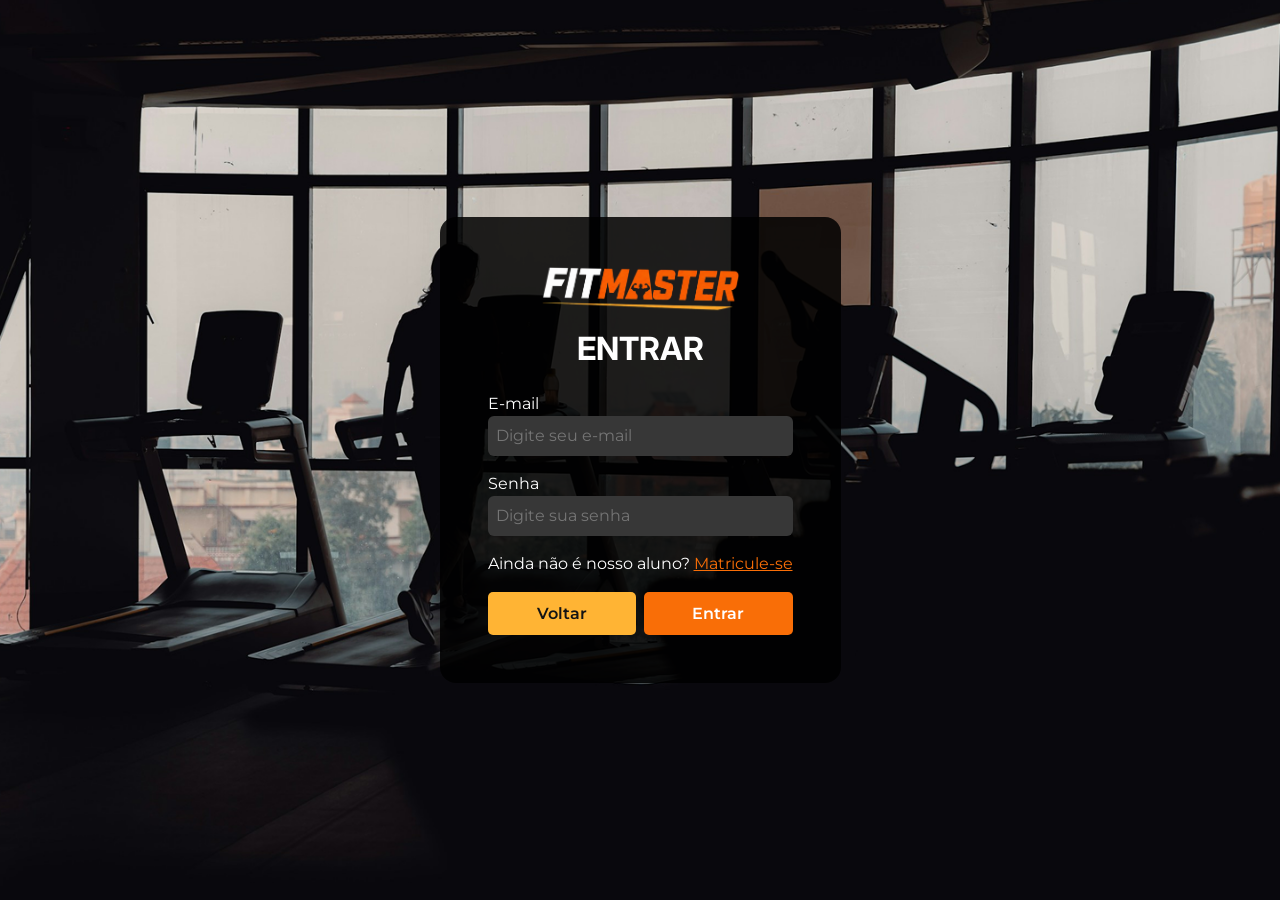
<file: pages/login.html>
<!DOCTYPE html>
<html lang="pt-br">

<head>
    <meta charset="UTF-8">
    <meta name="viewport" content="width=device-width, initial-scale=1.0">
    <link rel="stylesheet" href="https://cdn.jsdelivr.net/npm/bootstrap-icons@1.13.1/font/bootstrap-icons.min.css">
    <link href="https://cdn.jsdelivr.net/npm/bootstrap@5.3.8/dist/css/bootstrap.min.css" rel="stylesheet"
        integrity="sha384-sRIl4kxILFvY47J16cr9ZwB07vP4J8+LH7qKQnuqkuIAvNWLzeN8tE5YBujZqJLB" crossorigin="anonymous">
    <link rel="shortcut icon" href="../img/favicon.svg" type="image/x-icon">
    <link rel="stylesheet" href="../css/style.css">
    <link rel="stylesheet" href="../css/formularios.css">
    <title>FitMaster | Entrar</title>
</head>

<body class="bg-primary-color formulario">
    <main class="container vh-100 d-flex justify-content-center align-items-center p-0">
        <section id="entrar" class=" bg-opacity-90 text-white p-4 rounded-4 text-center p-lg-5">
            <img src="../img/logo.png" width="200" alt="Logo FitMaster">
            <h2 class="fw-bold text-uppercase p-3">Entrar</h2>
            <form action="#" class="d-flex flex-column gap-3">
                <div class="d-flex flex-column w-100 align-items-start">
                    <label for="email">E-mail</label>
                    <input class="bg-secondary-color border-0 p-2 rounded-2 text-white w-100" type="email" name="email" required
                        id="email" placeholder="Digite seu e-mail">
                </div>
                <div class="d-flex flex-column w-100 align-items-start">
                    <label for="senha">Senha</label>
                    <input type="password" name="senha"
                        class="bg-secondary-color border-0 p-2 rounded-2 text-white w-100" id="senha" required
                        placeholder="Digite sua senha">
                </div>
                <p class="m-0">Ainda não é nosso aluno? <a href="matricule-se.html" class="color-primary">Matricule-se</a></p>
                <div class="row g-2">
                    <div class="col-6">
                        <a href="/index.html" class="btn-secondary d-block w-100">Voltar</a>
                    </div>
                    <div class="col-6">
                        <a href="dashboard.html" class="btn-primary d-block w-100">Entrar</a>
                    </div>
                </div>
            </form>
        </section>
    </main>
</body>

</html>
</file>
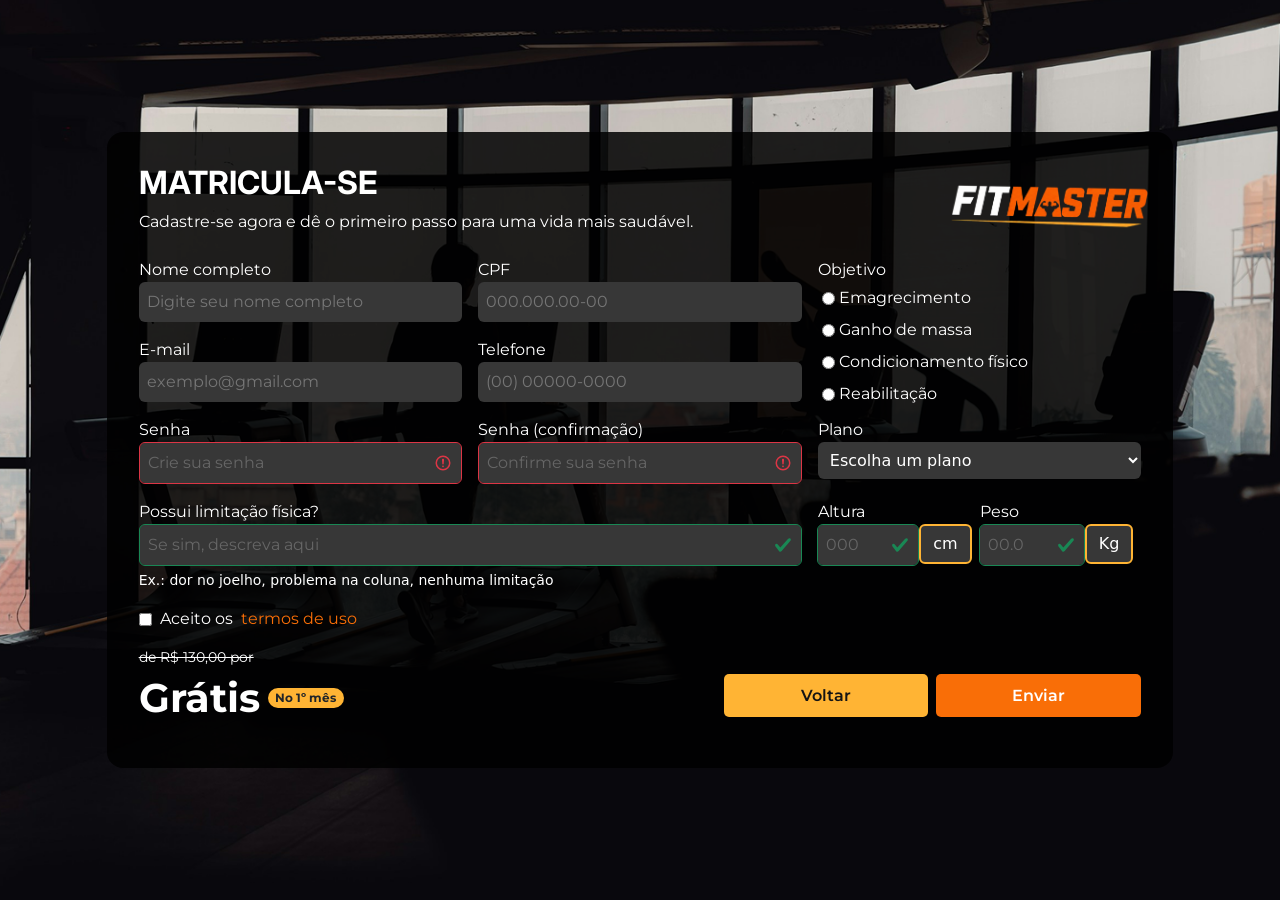
<file: pages/matricule-se.html>
<!DOCTYPE html>
<html lang="pt-br">

<head>
    <meta charset="UTF-8">
    <meta name="viewport" content="width=device-width, initial-scale=1.0">
    <link rel="stylesheet" href="https://cdn.jsdelivr.net/npm/bootstrap-icons@1.13.1/font/bootstrap-icons.min.css">
    <link href="https://cdn.jsdelivr.net/npm/bootstrap@5.3.8/dist/css/bootstrap.min.css" rel="stylesheet"
        integrity="sha384-sRIl4kxILFvY47J16cr9ZwB07vP4J8+LH7qKQnuqkuIAvNWLzeN8tE5YBujZqJLB" crossorigin="anonymous">
    <link rel="shortcut icon" href="../img/favicon.svg" type="image/x-icon">
    <link rel="stylesheet" href="../css/style.css">
    <link rel="stylesheet" href="../css/formularios.css">
    <title>FitMaster | Matricula-se</title>
</head>

<body class="formulario">
    <div class="row m-0">
        <main class="min-vh-100 d-flex justify-content-center align-items-center p-0">

            <section id="matricula"
                class="bg-opacity-90 text-white p-4 rounded-4 text-center p-lg-4 m-1 col-md-8 col-lg-11 col-xl-10 col-xxl-8">
                <div class="d-flex flex-column">

                    <div class="d-lg-flex align-items-lg-center gap-3">
                        <img src="/img/logo.png" width="200" class="mx-auto me-lg-0 order-lg-1" alt="Logo FitMaster">
                        <div class="p-2 order-lg-0 d-lg-flex flex-lg-column align-items-lg-start">
                            <h2 class="text-uppercase fw-bold">Matricula-se</h2>
                            <p>Cadastre-se agora e dê o primeiro passo para uma vida mais saudável.</p>
                        </div>
                    </div>

                    <!-- FORMULARIO -->
                    <form action="#" class="d-flex flex-column justify-content-start align-items-start gap-3">
                        <div class="row d-lg-flex w-100 g-3 gx-lg-3 mx-auto">
                            <div class="col-lg-4 d-flex flex-column gap-3">

                                <!-- NOME -->
                                <div class="d-flex flex-column w-100 align-items-start order-lg-0">
                                    <label for="nome">Nome completo</label>
                                    <input class="bg-secondary-color border-0 p-2 rounded-2 text-white w-100"
                                        type="text" name="nome" id="nome" placeholder="Digite seu nome completo">
                                </div>

                                <!-- EMAIL -->
                                <div class="d-flex flex-column w-100 align-items-start order-lg-1">
                                    <label for="email">E-mail</label>
                                    <input class="bg-secondary-color border-0 p-2 rounded-2 text-white w-100"
                                        type="email" name="email" id="email" placeholder="exemplo@gmail.com">
                                </div>

                                <!-- SENHA -->
                                <div class="d-flex flex-column w-100 align-items-start order-lg-2">
                                    <label for="senha">Senha</label>
                                    <input type="password" name="senha"
                                        class="bg-secondary-color p-2 rounded-2 text-white w-100 form-control is-invalid"
                                        id="senha" placeholder="Crie sua senha">
                                </div>
                            </div>

                            <div class="col-lg-4 d-flex flex-column gap-3">

                                <!-- TELEFONE -->
                                <div class="d-flex flex-column w-100 align-items-start order-2 order-lg-1">
                                    <label for="telefone">Telefone</label>
                                    <input class="bg-secondary-color border-0 p-2 rounded-2 text-white w-100" type="tel"
                                        name="telefone" id="telefone" placeholder="(00) 00000-0000">
                                </div>

                                <!-- CPF -->
                                <div class="d-flex flex-column w-100 align-items-start order-1 order-lg-0">
                                    <label for="cpf">CPF</label>
                                    <input class="bg-secondary-color border-0 p-2 rounded-2 text-white w-100"
                                        type="text" name="cpf" id="cpf" placeholder="000.000.00-00">
                                </div>

                                <!-- SENHA CONFIRMAÇÃO -->
                                <div class="d-flex flex-column w-100 align-items-start order-0 order-lg-2">
                                    <label for="senha-confirmacao">Senha (confirmação)</label>
                                    <input type="password" name="senha-confirmacao"
                                        class="bg-secondary-color p-2 rounded-2 text-white w-100 form-control is-invalid"
                                        id="senha-confirmacao" placeholder="Confirme sua senha">
                                </div>
                            </div>

                            <div class="col-lg-4 d-flex flex-column gap-3 gap-lg-2">

                                <!-- OBJETIVO -->
                                <div class="d-flex flex-column w-100 align-items-start">
                                    <p class="m-0">Objetivo</p>
                                    <div class="d-flex align-items-center gap-1 p-1">
                                        <input type="radio" name="objetivo" id="emagrecimento">
                                        <label for="emagrecimento">Emagrecimento</label>
                                    </div>
                                    <div class="d-flex align-items-center gap-1 p-1">
                                        <input type="radio" name="objetivo" id="ganho-massa">
                                        <label for="ganho-massa">Ganho de massa</label>
                                    </div>
                                    <div class="d-flex align-items-center gap-1 p-1">
                                        <input type="radio" name="objetivo" id="condicionamento-fisico">
                                        <label for="condicionamento-fisico">Condicionamento físico</label>
                                    </div>
                                    <div class="d-flex align-items-center gap-1 p-1">
                                        <input type="radio" name="objetivo" id="reabilitacao">
                                        <label for="reabilitacao">Reabilitação</label>
                                    </div>
                                </div>

                                <!-- PLANO -->
                                <div class="d-flex flex-column w-100 align-items-start">
                                    <label for="plano">Plano</label>
                                    <select name="plano" id="plano"
                                        class="bg-secondary-color border-0 p-2 rounded-2 text-white w-100">
                                        <option value="" selected>Escolha um plano</option>
                                        <option value="Plano Combat">Plano Combat</option>
                                        <option value="Plano Master">Plano Master</option>
                                        <option value="Plano Master Pro">Plano Master Pro</option>
                                        <option value="Plano Master Elite">Plano Master Elite</option>
                                    </select>
                                </div>
                            </div>
                        </div>

                        <div class="row w-100 g-3 gx-lg-3 mx-auto">

                            <!-- LIMITAÇÃO FÍSICA -->
                            <div class="d-flex flex-column align-items-start col-lg-8">
                                <label for="limitacao">Possui limitação física?</label>
                                <input type="text" name="limitacao"
                                    class="bg-secondary-color p-2 rounded-2 text-white w-100 form-control is-valid"
                                    id="limitacao" placeholder="Se sim, descreva aqui">
                                <div class="form-text text-white">
                                    Ex.: dor no joelho, problema na coluna, nenhuma limitação
                                </div>
                            </div>

                            <div class="d-flex row g-2 align-items-start justify-content-between col-lg-4 px-2">

                                <!-- ALTURA -->
                                <div class="col-5 col-lg-6">
                                    <div class="d-flex flex-column align-items-start input-group">
                                        <label for="altura">Altura</label>
                                        <div class="d-flex flex-row">
                                            <input type="number" name="altura" id="altura" placeholder="000"
                                                class="bg-secondary-color p-2 rounded-2 text-white  form-control is-valid">
                                            <div>
                                                <span
                                                    class="input-group-text bg-secondary-color border-secondary-color border-2 text-white">cm</span>
                                            </div>
                                        </div>
                                    </div>
                                </div>

                                <!-- PESO -->
                                <div class="col-5 col-lg-6">
                                    <div class="d-flex flex-column align-items-start input-group">
                                        <label for="peso">Peso</label>
                                        <div class="d-flex flex-row">
                                            <input type="number" step="0.1" name="peso" id="peso" placeholder="00.0"
                                                class="bg-secondary-color p-2 rounded-2 text-white  form-control is-valid">
                                            <div>
                                                <span
                                                    class="input-group-text bg-secondary-color border-secondary-color border-2 text-white">Kg</span>
                                            </div>
                                        </div>
                                    </div>
                                </div>

                            </div>
                        </div>

                        <!-- TERMOS -->
                        <div class="d-flex align-items-center justify-content-start w-100 gap-2 mx-2">
                            <input type="checkbox" name="termos" id="termos">
                            <label for="termos" class="m-0">Aceito os</label><label for="modal-toggle"
                                class="color-primary">termos de uso</label>
                            <input type="checkbox" id="modal-toggle" hidden>

                            <!-- MODAL TERMOS E CONDIÇÕES-->
                            <div class="modal justify-content-center align-items-center position-fixed z-index-3 text-start row m-0 m-sm-1">
                                <div
                                    class="modal-conteudo bg-primary-color text-white rounded-4 p-0 overflow-y-auto col-md-8 col-lg-11 col-xl-10 col-xxl-9">
                                    <div class="border-bottom border-primary-color p-4 pb-3">
                                        <h2 class="text-uppercase fw-bold text-center">Termos e Condições <span
                                                class="color-primary">de Matrícula</span></h2>
                                        <p class="m-0">Ao realizar sua matrícula na FitMaster, o aluno
                                            declara estar ciente e de
                                            acordo com as normas internas, políticas de funcionamento e regras de
                                            utilização da academia.</p>
                                    </div>
                                    <div class="p-4">
                                        <article class="border-bottom border-secondary-color">
                                            <h3 class="fw-bold fs-5">1. Regras Gerais</h3>
                                            <ul>
                                                <li>O acesso à academia é permitido somente mediante matrícula ativa e
                                                    pagamento em dia.</li>
                                                <li>O uso correto dos equipamentos é obrigatório, respeitando as
                                                    orientações dos instrutores.</li>
                                                <li>É obrigatório o uso de roupas adequadas para a prática de atividades
                                                    físicas.</li>
                                                <li>O aluno deve zelar pelos equipamentos e pelo ambiente da academia.
                                                </li>
                                                <li>Não é permitido compartilhar plano ou acesso com terceiros.</li>
                                            </ul>
                                        </article>
                                        <article class="border-bottom border-secondary-color pt-3">
                                            <h3 class="fw-bold fs-5">2. Cancelamento e Suspensão</h3>
                                            <ul>
                                                <li>O cancelamento ou suspensão do plano deverá seguir as regras
                                                    contratuais estabelecidas no momento da matrícula.</li>
                                                <li>Benefícios promocionais poderão ter condições específicas de
                                                    permanência mínima.</li>
                                            </ul>
                                        </article>
                                        <article class="border-bottom border-secondary-color pt-3">
                                            <h3 class="fw-bold fs-5">3. Saúde e Responsabilidade</h3>
                                            <ul>
                                                <li>O aluno é responsável por informar qualquer limitação física,
                                                    condição de saúde ou uso de medicação relevante.</li>
                                                <li>Em caso de recomendação médica, poderá ser solicitado acompanhamento
                                                    profissional específico.</li>
                                                <li>A prática de exercícios deve respeitar os limites individuais de
                                                    cada aluno.</li>
                                            </ul>
                                        </article>
                                        <article class="pt-3">
                                            <h3 class="fw-bold fs-5">4. Horários e Funcionamento</h3>
                                            <ul>
                                                <li>Os horários de funcionamento variam conforme o plano contratado.
                                                </li>
                                                <li> Algumas modalidades e aulas coletivas podem exigir agendamento
                                                    prévio.</li>
                                                <li>A academia poderá alterar horários em feriados ou datas especiais
                                                    mediante aviso prévio.</li>
                                            </ul>
                                        </article>
                                    </div>
                                    <div class="border-top border-primary-color p-4 pb-3 text-end">
                                        <label class="btn-secondary px-5" for="modal-toggle">Fechar</label>
                                    </div>
                                </div>
                            </div>
                        </div>

                        <div class="d-lg-flex w-100 justify-content-lg-between align-items-lg-center px-2">
                            <div class="d-flex flex-column justify-content-start align-items-start col-6 col-lg-4">
                                <del class="fs-7">de R$ 130,00 por</del>
                                <div class="d-flex justify-content-start align-items-center gap-2">
                                    <p class="fs-1 fw-bold">Grátis</p>
                                    <p class="badge color-secondary text-dark rounded-pill">No 1º mês</p>
                                </div>
                            </div>
                            <div class="d-flex gap-2 col-lg-5">
                                <a href="/index.html" class="btn-secondary d-block w-100 px-lg-5">Voltar</a>
                                <a href="login.html" class="btn-primary d-block w-100 px-lg-5">Enviar</a>
                            </div>
                        </div>
                    </form>
                </div>
            </section>
        </main>
    </div>
</body>

</html>
</file>
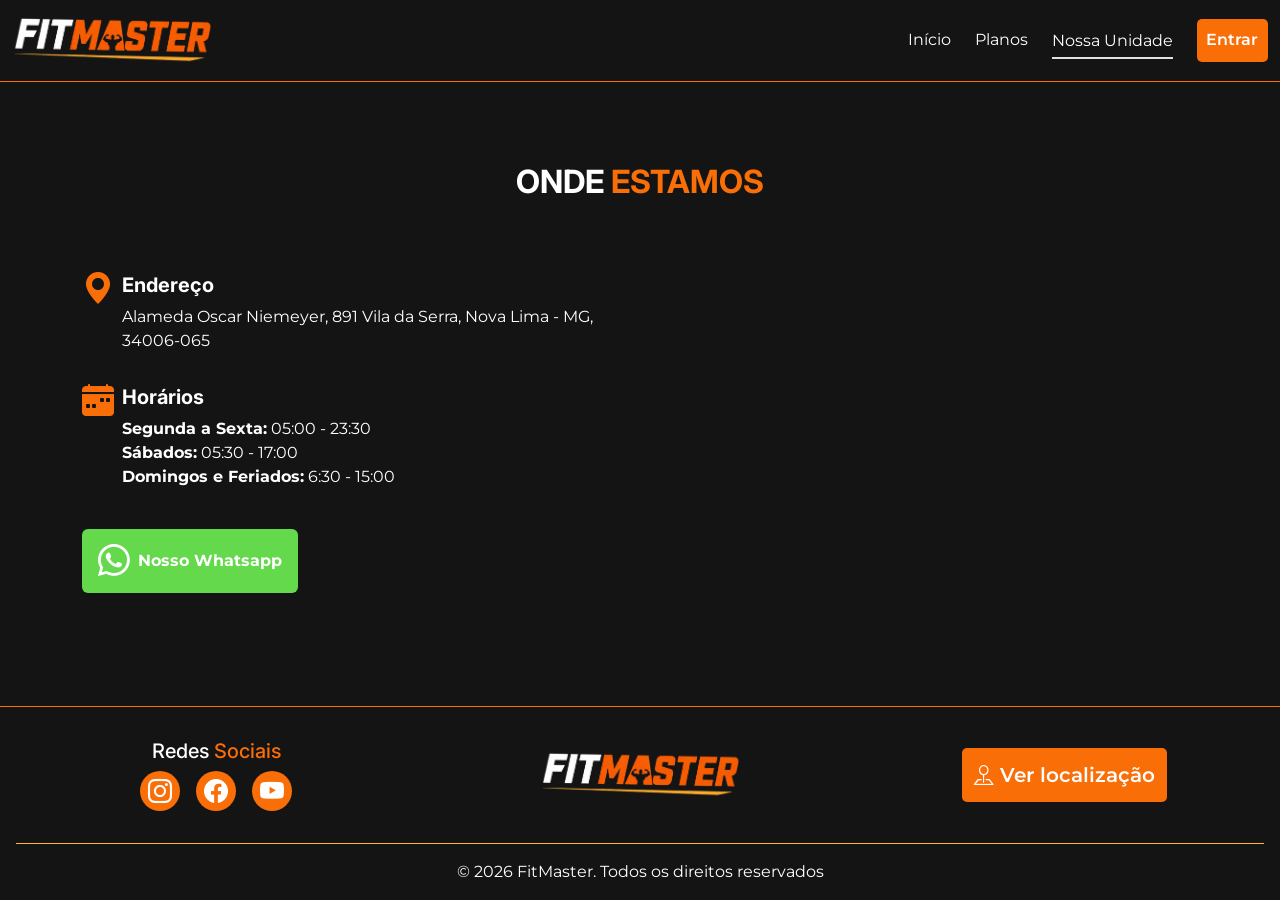
<file: pages/nossa-unidade.html>
<!DOCTYPE html>
<html lang="pt-br">

<head>
    <meta charset="UTF-8">
    <meta name="viewport" content="width=device-width, initial-scale=1.0">
    <link rel="stylesheet" href="https://cdn.jsdelivr.net/npm/bootstrap-icons@1.13.1/font/bootstrap-icons.min.css">
    <link href="https://cdn.jsdelivr.net/npm/bootstrap@5.3.8/dist/css/bootstrap.min.css" rel="stylesheet"
        integrity="sha384-sRIl4kxILFvY47J16cr9ZwB07vP4J8+LH7qKQnuqkuIAvNWLzeN8tE5YBujZqJLB" crossorigin="anonymous">
    <link rel="shortcut icon" href="../img/favicon.svg" type="image/x-icon">
    <link rel="stylesheet" href="../css/style.css">
    <link rel="stylesheet" href="../css/nossa-unidade.css">
    <title>FitMaster | Nossa Unidade</title>
</head>

<body class="bg-primary-color d-flex flex-column min-vh-100">
    <!-- HEADER -->
    <header
        class="container-fluid d-flex justify-content-between align-items-center py-3 bg-primary-color border-bottom border-primary-color">

        <!-- LOGO -->
        <img src="../img/logo.png" width="200" alt="Logo FitMaster">

        <!-- NAV -->
        <nav class="navbar navbar-expand-md p-0">
            <!-- 
                Para a criação do menu responsivo, foi utilizado um checkbox em conjunto com as classes do 
                Bootstrap "navbar-expand-md", que define a expansão da navbar em dispositivos médios e grandes,
                e "collapse", responsável pelo comportamento de recolhimento do menu em telas pequenas. 
                Também foi aplicado CSS próprio para o funcionamento e a estilização da navbar.
            -->

            <!-- CHECKBOX HACK -->
            <input type="checkbox" id="menu-toggle" class="d-none">

            <!-- MENU MOBILE -->
            <label for="menu-toggle" class="d-md-none">
                <i class="bi bi-list text-white"></i>
            </label>

            <div class="collapse navbar-collapse menu-mobile">
                <ul
                    class="navbar-nav d-flex flex-column flex-md-row m-0 p-0 gap-4 align-items-md-center align-items-start">
                    <li><a href="/" class="text-white nav-link px-0">Início</a></li>
                    <li><a href="planos.html" class="text-white nav-link px-0 ">Planos</a></li>
                    <li><a href="nossa-unidade.html" class="text-white nav-link px-0 border-bottom border-2 pb-1">Nossa
                            Unidade</a>
                    </li>
                    <li><a href="login.html" class="btn-primary d-inline-block">Entrar</a></li>
                </ul>
            </div>
        </nav>
    </header>

    <main class="container d-flex flex-column justify-content-center flex-grow-1">
        <h2 class="text-white text-uppercase fw-bold text-center fs-2 my-4">Onde <span
                class="color-primary">Estamos</span></h2>

        <div class="row justify-content-center align-items-center mb-3 g-4">
            <section class="text-white d-flex flex-column gap-4 col-12 col-lg-6">
                <div class="d-flex gap-2">
                    <i class="color-primary fs-2 bi bi-geo-alt-fill"></i>
                    <div>
                        <h3 class="fw-bold mt-2 fs-5">Endereço</h3>
                        <p class="m-0">Alameda Oscar Niemeyer, 891 Vila da Serra, Nova Lima - MG, 34006-065</p>
                    </div>
                </div>
                <div class="d-flex gap-2">
                    <i class="color-primary fs-2 bi bi-calendar-week-fill"></i>
                    <div>
                        <h3 class="fw-bold mt-2 fs-5">Horários</h3>
                        <ul class="list-unstyled">
                            <li><strong>Segunda a Sexta:</strong> 05:00 - 23:30</li>
                            <li><strong>Sábados:</strong> 05:30 - 17:00</li>
                            <li><strong>Domingos e Feriados:</strong> 6:30 - 15:00</li>
                        </ul>
                    </div>
                </div>
                <a href="https://wa.me/553135051940" target="_blank"
                    class="btn-whatsapp text-white text-decoration-none d-flex align-self-start w-auto gap-2 align-items-center fs-6 fw-bold p-2 rounded-2 px-3"><i
                        class="fs-2 bi bi-whatsapp"></i>Nosso Whatsapp</a>
            </section>

            <section class="col-12 col-lg-6">
                <iframe
                    src="https://www.google.com/maps/embed?pb=!1m18!1m12!1m3!1d3749.7215321747035!2d-43.94500212397009!3d-19.978209881421026!2m3!1f0!2f0!3f0!3m2!1i1024!2i768!4f13.1!3m3!1m2!1s0xa697ff7aba62c9%3A0x26a43f520c774e7!2sPD%20Case%20Inform%C3%A1tica!5e0!3m2!1spt-BR!2sbr!4v1778530066543!5m2!1spt-BR!2sbr"
                    class="w-100 mapa rounded-3" allowfullscreen="" loading="lazy"
                    referrerpolicy="no-referrer-when-downgrade"></iframe>
            </section>
        </div>
    </main>

    <!-- RODAPÉ -->
    <footer class="border-top border-primary-color p-3 pb-0">
        <div class="row align-items-center mb-3">

            <!-- REDES SOCIAIS -->
            <div class="col-12 col-md-4 order-1 order-md-0 p-2 pb-3 py-md-3">
                <h3 class="text-white text-center fs-5 mb-2">Redes <span class="color-primary">Sociais</span></h3>
                <div class="d-flex gap-3 justify-content-center align-items-center">
                    <a target="_blank" href="https://www.instagram.com/pdcaseinformatica/"
                        class="bg-tertiary-color p-2 d-flex justify-content-center align-items-center rounded-circle text-decoration-none"><i
                            class="d-flex justify-content-center align-items-center fs-4 text-white bi bi-instagram"></i></a>
                    <a target="_blank" href="https://www.facebook.com/pd.case.10?locale=pt_BR"
                        class="bg-tertiary-color p-2 d-flex justify-content-center align-items-center rounded-circle text-decoration-none"><i
                            class="d-flex justify-content-center align-items-center fs-4 text-white bi bi-facebook"></i></a>
                    <a target="_blank" href="https://www.youtube.com/@PDCaseInformatica"
                        class="bg-tertiary-color p-2 d-flex justify-content-center align-items-center rounded-circle text-decoration-none"><i
                            class="d-flex justify-content-center align-items-center fs-4 text-white bi bi-youtube"></i></a>
                </div>
            </div>

            <!-- LOGO -->
            <div class="col-12 col-md-4 d-flex justify-content-center align-items-center order-0">
                <img src="../img/logo.png" width="200" alt="Logo FitMaster">
            </div>

            <!-- LOCALIZAÇÃO -->
            <div class="col-12 col-md-4 d-flex justify-content-center align-items-center order-2">
                <a href="nossa-unidade.html" class="btn-primary fs-5"><i class="bi bi-pin-map"></i> Ver
                    localização</a>
            </div>
        </div>
        <div class="border-top border-secondary-color">
            <p class="text-white text-center fs-6 m-0 p-3">© 2026 FitMaster. Todos os direitos reservados</p>
        </div>
    </footer>
</body>

</html>
</file>
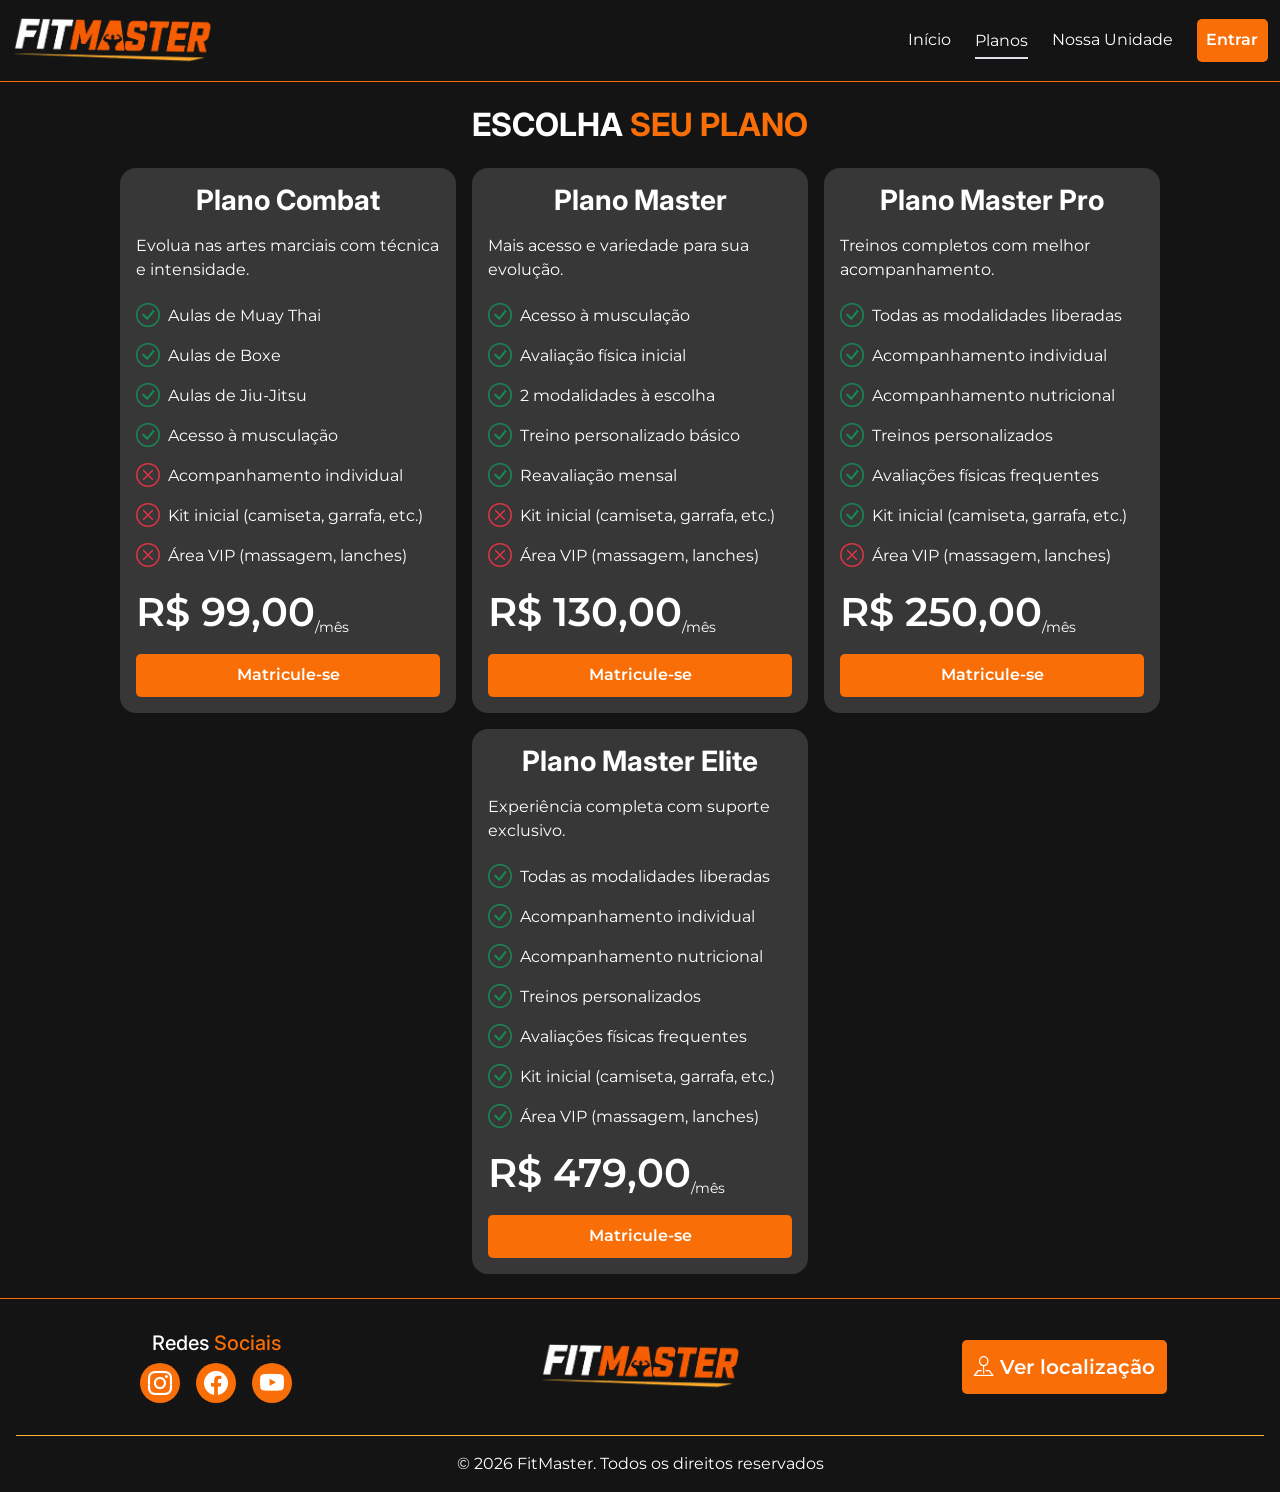
<file: pages/planos.html>
<!DOCTYPE html>
<html lang="pt-br">

<head>
    <meta charset="UTF-8">
    <meta name="viewport" content="width=device-width, initial-scale=1.0">
    <link rel="stylesheet" href="https://cdn.jsdelivr.net/npm/bootstrap-icons@1.13.1/font/bootstrap-icons.min.css">
    <link href="https://cdn.jsdelivr.net/npm/bootstrap@5.3.8/dist/css/bootstrap.min.css" rel="stylesheet"
        integrity="sha384-sRIl4kxILFvY47J16cr9ZwB07vP4J8+LH7qKQnuqkuIAvNWLzeN8tE5YBujZqJLB" crossorigin="anonymous">
    <link rel="shortcut icon" href="../img/favicon.svg" type="image/x-icon">
    <link rel="stylesheet" href="../css/style.css">
    <link rel="stylesheet" href="../css/planos.css">
    <title>FitMaster | Planos</title>
</head>

<body class="bg-primary-color d-flex flex-column min-vh-100">
    <!-- HEADER -->
    <header
        class="container-fluid d-flex justify-content-between align-items-center py-3 bg-primary-color border-bottom border-primary-color">

        <!-- LOGO -->
        <img src="../img/logo.png" width="200" alt="Logo FitMaster">

        <!-- NAV -->
        <nav class="navbar navbar-expand-md p-0">
            <!-- 
                Para a criação do menu responsivo, foi utilizado um checkbox em conjunto com as classes do 
                Bootstrap "navbar-expand-md", que define a expansão da navbar em dispositivos médios e grandes,
                e "collapse", responsável pelo comportamento de recolhimento do menu em telas pequenas. 
                Também foi aplicado CSS próprio para o funcionamento e a estilização da navbar.
            -->

            <!-- CHECKBOX HACK -->
            <input type="checkbox" id="menu-toggle" class="d-none">

            <!-- MENU MOBILE -->
            <label for="menu-toggle" class="d-md-none">
                <i class="bi bi-list text-white"></i>
            </label>

            <div class="collapse navbar-collapse menu-mobile">
                <ul
                    class="navbar-nav d-flex flex-column flex-md-row m-0 p-0 gap-4 align-items-md-center align-items-start">
                    <li><a href="/" class="text-white nav-link px-0">Início</a></li>
                    <li><a href="planos.html" class="text-white nav-link px-0 border-bottom border-2 pb-1">Planos</a></li>
                    <li><a href="nossa-unidade.html" class="text-white nav-link px-0">Nossa Unidade</a>
                    </li>
                    <li><a href="login.html" class="btn-primary d-inline-block">Entrar</a></li>
                </ul>
            </div>
        </nav>
    </header>

    <main class="flex-grow-1 d-flex flex-column justify-content-center m-4">
        <h2 class="text-white text-uppercase fw-bold text-center fs-2 mb-4">Escolha <span class="color-primary">seu
                plano</span></h2>

        <div class="d-flex flex-wrap justify-content-center gap-3">
            <article class="text-white bg-secondary-color rounded-4 p-3 h-100 plano">
                <h3 class="text-center fw-bold mb-3 fs-3">Plano Combat</h3>
                <p>Evolua nas artes marciais com técnica e intensidade.</p>

                <ul class="d-flex flex-column gap-1 p-0 m-0">
                    <li class="d-flex gap-2 align-items-center">
                        <i class="text-success fs-4 bi bi-check-circle"></i>
                        <p class="m-0">Aulas de Muay Thai</p>
                    </li>
                    <li class="d-flex gap-2 align-items-center">
                        <i class="text-success fs-4 bi bi-check-circle"></i>
                        <p class="m-0">Aulas de Boxe</p>
                    </li>
                    <li class="d-flex gap-2 align-items-center">
                        <i class="text-success fs-4 bi bi-check-circle"></i>
                        <p class="m-0">Aulas de Jiu-Jitsu</p>
                    </li>
                    <li class="d-flex gap-2 align-items-center">
                        <i class="text-success fs-4 bi bi-check-circle"></i>
                        <p class="m-0">Acesso à musculação</p>
                    </li>
                    <li class="d-flex gap-2 align-items-center">
                        <i class="text-danger fs-4 bi bi-x-circle"></i>
                        <p class="m-0">Acompanhamento individual</p>
                    </li>
                    <li class="d-flex gap-2 align-items-center">
                        <i class="text-danger fs-4 bi bi-x-circle"></i>
                        <p class="m-0">Kit inicial (camiseta, garrafa, etc.)</p>
                    </li>
                    <li class="d-flex gap-2 align-items-center">
                        <i class="text-danger fs-4 bi bi-x-circle"></i>
                        <p class="m-0">Área VIP (massagem, lanches)</p>
                    </li>
                </ul>

                <div class="d-flex mb-2">
                    <p class="fw-semibold fs-1 mt-2 mb-1">R$ 99,00</p>
                    <small class="align-self-end mb-2">/mês</small>
                </div>

                <a href="matricule-se.html" class="btn-primary text-center d-block mt-auto">Matricule-se</a>
            </article>

            <article class="text-white bg-secondary-color rounded-4 p-3 h-100 plano">
                <h3 class="text-center fw-bold mb-3 fs-3">Plano Master</h3>
                <p>Mais acesso e variedade para sua evolução.</p>

                <ul class="d-flex flex-column gap-1 m-0 p-0">
                    <li class="d-flex gap-2 align-items-center">
                        <i class="text-success fs-4 bi bi-check-circle"></i>
                        <p class="m-0">Acesso à musculação</p>
                    </li>
                    <li class="d-flex gap-2 align-items-center">
                        <i class="text-success fs-4 bi bi-check-circle"></i>
                        <p class="m-0">Avaliação física inicial</p>
                    </li>
                    <li class="d-flex gap-2 align-items-center">
                        <i class="text-success fs-4 bi bi-check-circle"></i>
                        <p class="m-0"> 2 modalidades à escolha</p>
                    </li>
                    <li class="d-flex gap-2 align-items-center">
                        <i class="text-success fs-4 bi bi-check-circle"></i>
                        <p class="m-0">Treino personalizado básico</p>
                    </li>
                    <li class="d-flex gap-2 align-items-center">
                        <i class="text-success fs-4 bi bi-check-circle"></i>
                        <p class="m-0">Reavaliação mensal</p>
                    </li>
                    <li class="d-flex gap-2 align-items-center">
                        <i class="text-danger fs-4 bi bi-x-circle"></i>
                        <p class="m-0">Kit inicial (camiseta, garrafa, etc.)</p>
                    </li>
                    <li class="d-flex gap-2 align-items-center">
                        <i class="text-danger fs-4 bi bi-x-circle"></i>
                        <p class="m-0">Área VIP (massagem, lanches)</p>
                    </li>
                </ul>

                <div class="d-flex mb-2">
                    <p class="fw-semibold fs-1 mt-2 mb-1">R$ 130,00</p>
                    <small class="align-self-end mb-2">/mês</small>
                </div>

                <a href="matricule-se.html" class="btn-primary text-center d-block mt-auto">Matricule-se</a>
            </article>

            <article class="text-white bg-secondary-color rounded-4 p-3 h-100 plano">
                <h3 class=" text-center fw-bold mb-3 fs-3">Plano Master Pro</h3>
                <p>Treinos completos com melhor acompanhamento.</p>

                <ul class="d-flex flex-column gap-1 m-0 p-0">
                    <li class="d-flex gap-2 align-items-center">
                        <i class="text-success fs-4 bi bi-check-circle"></i>
                        <p class="m-0">Todas as modalidades liberadas</p>
                    </li>
                    <li class="d-flex gap-2 align-items-center">
                        <i class="text-success fs-4 bi bi-check-circle"></i>
                        <p class="m-0">Acompanhamento individual</p>
                    </li>
                    <li class="d-flex gap-2 align-items-center">
                        <i class="text-success fs-4 bi bi-check-circle"></i>
                        <p class="m-0">Acompanhamento nutricional</p>
                    </li>
                    <li class="d-flex gap-2 align-items-center">
                        <i class="text-success fs-4 bi bi-check-circle"></i>
                        <p class="m-0">Treinos personalizados</p>
                    </li>
                    <li class="d-flex gap-2 align-items-center">
                        <i class="text-success fs-4 bi bi-check-circle"></i>
                        <p class="m-0">Avaliações físicas frequentes</p>
                    </li>
                    <li class="d-flex gap-2 align-items-center">
                        <i class="text-success fs-4 bi bi-check-circle"></i>
                        <p class="m-0">Kit inicial (camiseta, garrafa, etc.)</p>
                    </li>
                    <li class="d-flex gap-2 align-items-center">
                        <i class="text-danger fs-4 bi bi-x-circle"></i>
                        <p class="m-0">Área VIP (massagem, lanches)</p>
                    </li>
                </ul>

                <div class="d-flex mb-2">
                    <p class="fw-semibold fs-1 mt-2 mb-1">R$ 250,00</p>
                    <small class="align-self-end mb-2">/mês</small>
                </div>

                <a href="matricule-se.html" class="btn-primary text-center d-block mt-auto">Matricule-se</a>
            </article>

            <article class="text-white bg-secondary-color rounded-4 p-3 h-100 plano">
                <h3 class=" text-center fw-bold mb-3 fs-3">Plano Master Elite</h3>
                <p>Experiência completa com suporte exclusivo.</p>

                <ul class="d-flex flex-column gap-1 m-0 p-0">
                    <li class="d-flex gap-2 align-items-center">
                        <i class="text-success fs-4 bi bi-check-circle"></i>
                        <p class="m-0">Todas as modalidades liberadas</p>
                    </li>
                    <li class="d-flex gap-2 align-items-center">
                        <i class="text-success fs-4 bi bi-check-circle"></i>
                        <p class="m-0">Acompanhamento individual</p>
                    </li>
                    <li class="d-flex gap-2 align-items-center">
                        <i class="text-success fs-4 bi bi-check-circle"></i>
                        <p class="m-0">Acompanhamento nutricional</p>
                    </li>
                    <li class="d-flex gap-2 align-items-center">
                        <i class="text-success fs-4 bi bi-check-circle"></i>
                        <p class="m-0">Treinos personalizados</p>
                    </li>
                    <li class="d-flex gap-2 align-items-center">
                        <i class="text-success fs-4 bi bi-check-circle"></i>
                        <p class="m-0">Avaliações físicas frequentes</p>
                    </li>
                    <li class="d-flex gap-2 align-items-center">
                        <i class="text-success fs-4 bi bi-check-circle"></i>
                        <p class="m-0">Kit inicial (camiseta, garrafa, etc.)</p>
                    </li>
                    <li class="d-flex gap-2 align-items-center">
                        <i class="text-success fs-4 bi bi-check-circle"></i>
                        <p class="m-0">Área VIP (massagem, lanches)</p>
                    </li>
                </ul>

                <div class="d-flex mb-2">
                    <p class="fw-semibold fs-1 mt-2 mb-1">R$ 479,00</p>
                    <small class="align-self-end mb-2">/mês</small>
                </div>

                <a href="matricule-se.html" class="btn-primary text-center d-block mt-auto">Matricule-se</a>
            </article>
        </div>
    </main>

    <!-- RODAPÉ -->
    <footer class="border-top border-primary-color p-3 pb-0">
        <div class="row align-items-center mb-3">

            <!-- REDES SOCIAIS -->
            <div class="col-12 col-md-4 order-1 order-md-0 p-2 pb-3 py-md-3">
                <h3 class="text-white text-center fs-5 mb-2">Redes <span class="color-primary">Sociais</span></h3>
                <div class="d-flex gap-3 justify-content-center align-items-center">
                    <a target="_blank" href="https://www.instagram.com/pdcaseinformatica/"
                        class="bg-tertiary-color p-2 d-flex justify-content-center align-items-center rounded-circle text-decoration-none"><i
                            class="d-flex justify-content-center align-items-center fs-4 text-white bi bi-instagram"></i></a>
                    <a target="_blank" href="https://www.facebook.com/pd.case.10?locale=pt_BR"
                        class="bg-tertiary-color p-2 d-flex justify-content-center align-items-center rounded-circle text-decoration-none"><i
                            class="d-flex justify-content-center align-items-center fs-4 text-white bi bi-facebook"></i></a>
                    <a target="_blank" href="https://www.youtube.com/@PDCaseInformatica"
                        class="bg-tertiary-color p-2 d-flex justify-content-center align-items-center rounded-circle text-decoration-none"><i
                            class="d-flex justify-content-center align-items-center fs-4 text-white bi bi-youtube"></i></a>
                </div>
            </div>

            <!-- LOGO -->
            <div class="col-12 col-md-4 d-flex justify-content-center align-items-center order-0">
                <img src="../img/logo.png" width="200" alt="Logo FitMaster">
            </div>

            <!-- LOCALIZAÇÃO -->
            <div class="col-12 col-md-4 d-flex justify-content-center align-items-center order-2">
                <a href="nossa-unidade.html" class="btn-primary fs-5"><i class="bi bi-pin-map"></i> Ver
                    localização</a>
            </div>
        </div>
        <div class="border-top border-secondary-color">
            <p class="text-white text-center fs-6 m-0 p-3">© 2026 FitMaster. Todos os direitos reservados</p>
        </div>
    </footer>
</body>

</html>
</file>
<file: css/style.css>
/* ESTILIZAÇÕES GLOBAIS */

/* GOOGLE FONTS */
@import url('https://fonts.googleapis.com/css2?family=Inter:wght@400;600;700&display=swap');
@import url('https://fonts.googleapis.com/css2?family=Montserrat:wght@400;600;700&display=swap');

/* VARIAVEIS CSS */
:root {
    --cor-fundo-primario: #141414;
    --cor-fundo-secundario: #373737;
    --cor-primaria: #F96E07;
    --cor-secudaria: #FFB434;
    --cor-fonte: #FFFFFF;
    --fonte-montserrat: 'Montserrat';
    --fonte-inter: 'Inter'
}

* {
    padding: 0;
    margin: 0;
}

h1,
h2,
h3,
h4,
h5,
h6 {
    font-family: var(--fonte-inter);
}

p,
a,
label,
input,
button,
del,
small,
strong,
table,
ul {
    font-family: var(--fonte-montserrat);
}

/* COR DE FUNDO */
.bg-primary-color {
    background-color: var(--cor-fundo-primario);
}

.bg-secondary-color {
    background-color: var(--cor-fundo-secundario);
}

.bg-tertiary-color {
    background-color: var(--cor-primaria);
}

/* CORES PRINCIPAIS */
.color-primary {
    color: var(--cor-primaria);
}

.color-secondary {
    background-color: var(--cor-secudaria);
}

/* BOTÕES */
.btn-primary,
.btn-secondary {
    background-color: var(--cor-primaria);
    color: var(--cor-fonte);
    text-decoration: none;
    padding: .6em;
    border-radius: 5px;
    font-weight: 600;
    transition: .3s;
}

.btn-primary:hover {
    background-color: #d15700;
}

.btn-secondary {
    background-color: #FFB434;
    color: var(--cor-fundo-primario);
}

.btn-secondary:hover {
    background-color: #fcc463;
}

/* BORDAS */
.border-primary-color {
    border-color: var(--cor-primaria) !important;
}

.border-secondary-color {
    border-color: var(--cor-secudaria) !important;
}

/* BADGE */
.badge {
    font-family: var(--fonte-montserrat);
}

/* TAMANHO DE FONTE */
.fs-7 {
    font-size: 14px;
}

/* ICONES RODAPE */
.icone-rodape {
    border-radius: 50%;
}

/* FORMULARIO */
.form-control{
    color: var(--cor-fonte);
}

.form-control:focus{
    background-color: var(--cor-fundo-secundario);
}

.form-control::placeholder{
    color: #666666;
}

/* LINKS DO CABEÇALHO */
.nav-link{
    transition: .3s;
}

.nav-link:hover{
    color: var(--cor-primaria) !important;
}

/* MENU RESPONSIVO */
.bi-list {
    font-size: 3em;
    padding: 0;
}

@media (max-width: 767px) {
    .menu-mobile {
        position: absolute;
        z-index: 999;
        top: 70px;
        width: 100vw;
        padding: 1em;
        background-color: var(--cor-fundo-primario);
        border-bottom: 1px solid var(--cor-primaria);
    }

    #menu-toggle:checked~.menu-mobile {
        display: block;
        right: -10px;
    }

}
</file>
<file: css/inicio.css>
/* HERO SECTION */
#hero-section{
    background-image: url(/img/hero-section.png);
    background-size: cover;
    background-repeat: no-repeat;
    background-position: center;
    min-height: 50vh;
}
</file>
<file: css/dashboard.css>
/* ICONE */
.icone-metricas {
    font-size: 70px;
}

.icone-perfil {
    height: 150px;
}

.link-sidebar {
    width: 120px;
}


/* TABELA PROFISSIONAL */
.table td{
    border-right: 1px solid var(--cor-primaria);
    border-left: 1px solid var(--cor-primaria);
    border-bottom: none;
    border-top: none;
    white-space: nowrap;
}

/* SIDEBAR RESPONSIVA */
@media (max-width: 991px) {
    .menu-mobile {
        position: absolute;
        z-index: 999;
        top: 70px;
        width: 100vw;
        padding: 1em;
        background-color: var(--cor-fundo-primario);
        border-bottom: 1px solid var(--cor-primaria);
    }

    #menu-toggle:checked~.menu-mobile {
        display: block;
        right: -10px;
    }
}
</file>
<file: css/formularios.css>
/* PLANO DE FUNDO PARA PÁGINAS DE FORMULÁRIO*/
.formulario{
    background-image: url(/img/plano-de-fundo.png);
    background-size: cover;
    background-repeat: no-repeat;
    background-position: center;
    min-height: 100vh;
}

/* OPACIDADE PLANO DE FUNDO */
.bg-opacity-90{
    background-color: rgba(0, 0, 0, 0.85);
}

/* MODAL */
/* Fundo do modal */
.modal {
    inset: 0;
    display: none;
}

#modal-toggle:checked ~ .modal {
    display: flex;
}

@media (max-width: 992px) {
    .modal-conteudo{
        height: 100% !important;
    }
    
}
</file>
<file: css/nossa-unidade.css>
/* BOTÃO WHATSAPP */
.btn-whatsapp {
    background-color: #63D94B;
    transition: .5s;
}

.btn-whatsapp:hover {
    background-color: #52b43f;
}

.mapa {
    height: 30em;
}

@media (min-width: 1200px) {
    .mapa {
        height: 25em;
    }
}
</file>
<file: css/planos.css>
/* PLANOS */
.plano{
    max-width: 21em;
}
</file>
